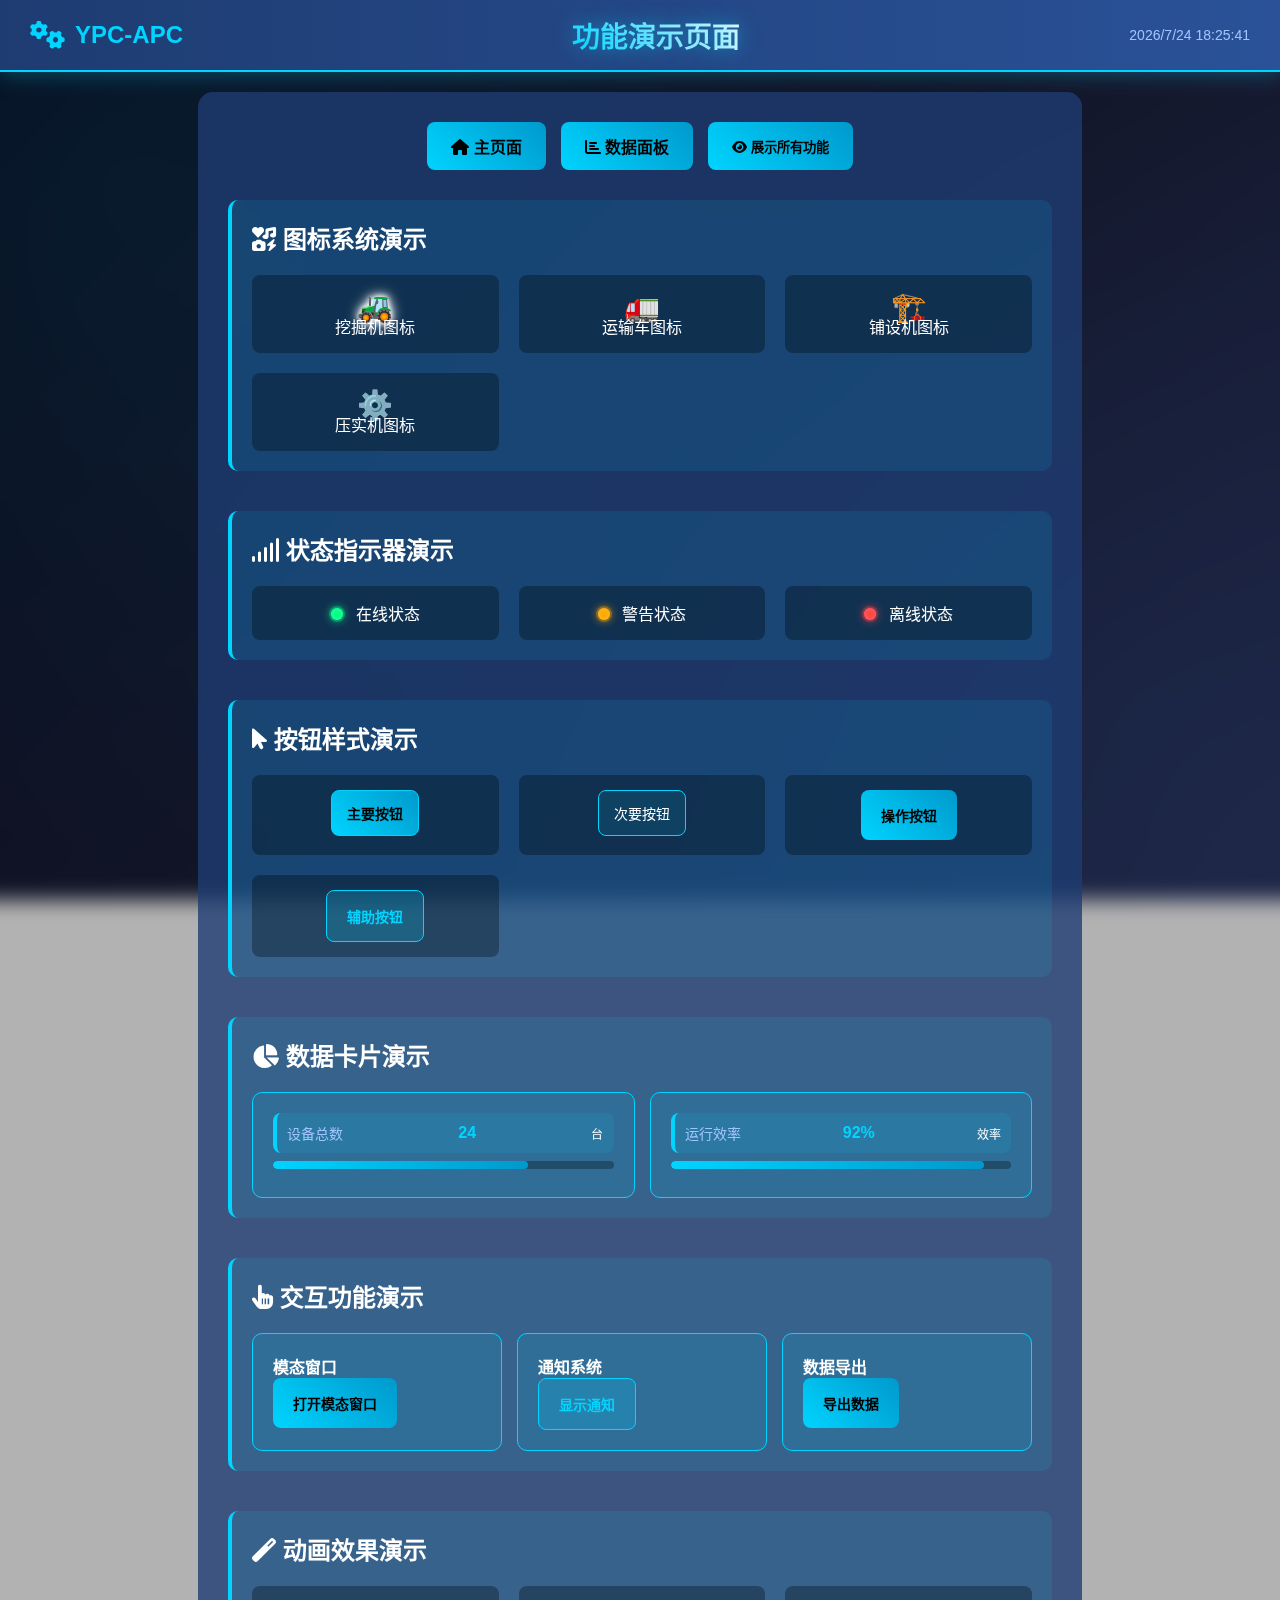
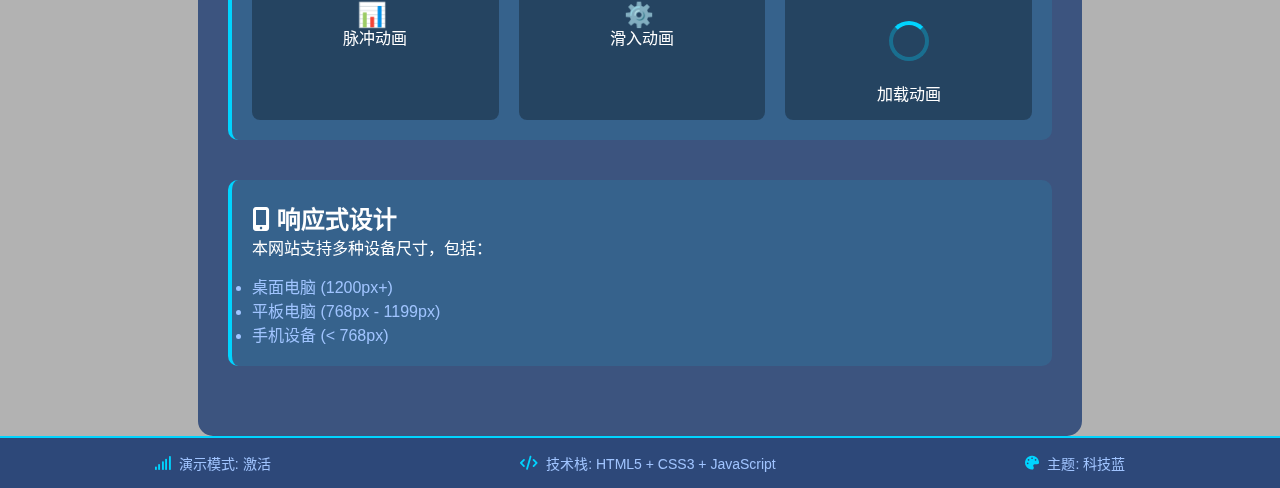
<file: demo.html>
<!DOCTYPE html>
<html lang="zh-CN">
<head>
    <meta charset="UTF-8">
    <meta name="viewport" content="width=device-width, initial-scale=1.0">
    <title>功能演示 - 沙漠铺设设备云平台</title>
    <link rel="stylesheet" href="styles.css">
    <link rel="stylesheet" href="icons.css">
    <link href="https://cdnjs.cloudflare.com/ajax/libs/font-awesome/6.0.0/css/all.min.css" rel="stylesheet">
    <style>
        .demo-container {
            padding: 30px;
            max-width: 1200px;
            margin: 0 auto;
            background: rgba(30, 60, 114, 0.8);
            border-radius: 15px;
            margin-top: 20px;
        }
        
        .demo-section {
            margin-bottom: 40px;
            padding: 20px;
            background: rgba(0, 212, 255, 0.1);
            border-radius: 10px;
            border-left: 4px solid #00d4ff;
        }
        
        .demo-grid {
            display: grid;
            grid-template-columns: repeat(auto-fit, minmax(200px, 1fr));
            gap: 20px;
            margin-top: 20px;
        }
        
        .demo-item {
            background: rgba(0, 0, 0, 0.3);
            padding: 15px;
            border-radius: 8px;
            text-align: center;
            transition: transform 0.3s ease;
        }
        
        .demo-item:hover {
            transform: translateY(-5px);
        }
        
        .feature-showcase {
            display: flex;
            flex-wrap: wrap;
            gap: 15px;
            margin-top: 20px;
        }
        
        .feature-card {
            flex: 1;
            min-width: 250px;
            background: rgba(0, 212, 255, 0.1);
            padding: 20px;
            border-radius: 10px;
            border: 1px solid #00d4ff;
        }
        
        .nav-buttons {
            display: flex;
            gap: 15px;
            margin-bottom: 30px;
            justify-content: center;
        }
        
        .nav-btn {
            padding: 12px 24px;
            background: linear-gradient(45deg, #00d4ff, #0099cc);
            border: none;
            border-radius: 8px;
            color: #000;
            font-weight: bold;
            cursor: pointer;
            transition: all 0.3s ease;
            text-decoration: none;
            display: inline-block;
        }
        
        .nav-btn:hover {
            transform: translateY(-2px);
            box-shadow: 0 6px 20px rgba(0, 212, 255, 0.4);
        }
    </style>
</head>
<body>
    <div class="container">
        <header class="header">
            <div class="logo">
                <i class="fas fa-cogs"></i>
                <span>YPC-APC</span>
            </div>
            <h1 class="title">功能演示页面</h1>
            <div class="datetime">
                <span id="current-time"></span>
            </div>
        </header>

        <div class="demo-container">
            <div class="nav-buttons">
                <a href="index.html" class="nav-btn">
                    <i class="fas fa-home"></i> 主页面
                </a>
                <a href="dashboard.html" class="nav-btn">
                    <i class="fas fa-chart-bar"></i> 数据面板
                </a>
                <button class="nav-btn" onclick="showAllFeatures()">
                    <i class="fas fa-eye"></i> 展示所有功能
                </button>
            </div>

            <!-- 图标演示 -->
            <div class="demo-section">
                <h2><i class="fas fa-icons"></i> 图标系统演示</h2>
                <div class="demo-grid">
                    <div class="demo-item">
                        <div class="icon icon-excavator icon-large icon-glow"></div>
                        <p>挖掘机图标</p>
                    </div>
                    <div class="demo-item">
                        <div class="icon icon-truck icon-large icon-bounce"></div>
                        <p>运输车图标</p>
                    </div>
                    <div class="demo-item">
                        <div class="icon icon-spreader icon-large icon-pulse"></div>
                        <p>铺设机图标</p>
                    </div>
                    <div class="demo-item">
                        <div class="icon icon-compactor icon-large icon-hover"></div>
                        <p>压实机图标</p>
                    </div>
                </div>
            </div>

            <!-- 状态指示器演示 -->
            <div class="demo-section">
                <h2><i class="fas fa-signal"></i> 状态指示器演示</h2>
                <div class="demo-grid">
                    <div class="demo-item">
                        <span class="device-indicator online"></span>
                        <span>在线状态</span>
                    </div>
                    <div class="demo-item">
                        <span class="device-indicator warning"></span>
                        <span>警告状态</span>
                    </div>
                    <div class="demo-item">
                        <span class="device-indicator offline"></span>
                        <span>离线状态</span>
                    </div>
                </div>
            </div>

            <!-- 按钮样式演示 -->
            <div class="demo-section">
                <h2><i class="fas fa-mouse-pointer"></i> 按钮样式演示</h2>
                <div class="demo-grid">
                    <div class="demo-item">
                        <button class="workflow-btn active">主要按钮</button>
                    </div>
                    <div class="demo-item">
                        <button class="workflow-btn">次要按钮</button>
                    </div>
                    <div class="demo-item">
                        <button class="op-btn primary">操作按钮</button>
                    </div>
                    <div class="demo-item">
                        <button class="op-btn secondary">辅助按钮</button>
                    </div>
                </div>
            </div>

            <!-- 数据卡片演示 -->
            <div class="demo-section">
                <h2><i class="fas fa-chart-pie"></i> 数据卡片演示</h2>
                <div class="feature-showcase">
                    <div class="feature-card">
                        <div class="stat-item">
                            <span class="stat-label">设备总数</span>
                            <span class="stat-value">24</span>
                            <span class="stat-unit">台</span>
                        </div>
                        <div class="progress-bar">
                            <div class="progress-fill" style="width: 75%;"></div>
                        </div>
                    </div>
                    
                    <div class="feature-card">
                        <div class="stat-item">
                            <span class="stat-label">运行效率</span>
                            <span class="stat-value">92%</span>
                            <span class="stat-unit">效率</span>
                        </div>
                        <div class="progress-bar">
                            <div class="progress-fill" style="width: 92%;"></div>
                        </div>
                    </div>
                </div>
            </div>

            <!-- 交互功能演示 -->
            <div class="demo-section">
                <h2><i class="fas fa-hand-pointer"></i> 交互功能演示</h2>
                <div class="feature-showcase">
                    <div class="feature-card">
                        <h4>模态窗口</h4>
                        <button class="op-btn primary" onclick="showDemoModal()">
                            打开模态窗口
                        </button>
                    </div>
                    
                    <div class="feature-card">
                        <h4>通知系统</h4>
                        <button class="op-btn secondary" onclick="showDemoNotification()">
                            显示通知
                        </button>
                    </div>
                    
                    <div class="feature-card">
                        <h4>数据导出</h4>
                        <button class="op-btn primary" onclick="exportDemoData()">
                            导出数据
                        </button>
                    </div>
                </div>
            </div>

            <!-- 动画效果演示 -->
            <div class="demo-section">
                <h2><i class="fas fa-magic"></i> 动画效果演示</h2>
                <div class="demo-grid">
                    <div class="demo-item pulse">
                        <div class="icon icon-chart icon-large"></div>
                        <p>脉冲动画</p>
                    </div>
                    <div class="demo-item slide-in">
                        <div class="icon icon-settings icon-large"></div>
                        <p>滑入动画</p>
                    </div>
                    <div class="demo-item">
                        <div class="loading-spinner"></div>
                        <p>加载动画</p>
                    </div>
                </div>
            </div>

            <!-- 响应式演示 -->
            <div class="demo-section">
                <h2><i class="fas fa-mobile-alt"></i> 响应式设计</h2>
                <p>本网站支持多种设备尺寸，包括：</p>
                <ul style="color: #a0c4ff; margin-top: 15px;">
                    <li>桌面电脑 (1200px+)</li>
                    <li>平板电脑 (768px - 1199px)</li>
                    <li>手机设备 (< 768px)</li>
                </ul>
            </div>
        </div>

        <!-- 底部状态栏 -->
        <footer class="status-bar">
            <div class="status-item">
                <i class="fas fa-signal"></i>
                <span>演示模式: 激活</span>
            </div>
            <div class="status-item">
                <i class="fas fa-code"></i>
                <span>技术栈: HTML5 + CSS3 + JavaScript</span>
            </div>
            <div class="status-item">
                <i class="fas fa-palette"></i>
                <span>主题: 科技蓝</span>
            </div>
        </footer>
    </div>

    <!-- 模态窗口 -->
    <div id="modal-overlay" class="modal-overlay">
        <div class="modal-content">
            <div class="modal-header">
                <h3 id="modal-title">演示模态窗口</h3>
                <button class="modal-close">&times;</button>
            </div>
            <div class="modal-body" id="modal-body">
                <p>这是一个演示模态窗口，展示了网站的交互功能。</p>
                <div class="demo-grid" style="margin-top: 20px;">
                    <div class="demo-item">
                        <span class="icon icon-success icon-large"></span>
                        <p>成功状态</p>
                    </div>
                    <div class="demo-item">
                        <span class="icon icon-warning icon-large"></span>
                        <p>警告状态</p>
                    </div>
                    <div class="demo-item">
                        <span class="icon icon-error icon-large"></span>
                        <p>错误状态</p>
                    </div>
                </div>
            </div>
        </div>
    </div>

    <script>
        // 更新时间
        function updateTime() {
            const now = new Date();
            document.getElementById('current-time').textContent = 
                now.toLocaleString('zh-CN');
        }
        
        setInterval(updateTime, 1000);
        updateTime();

        // 演示功能
        function showDemoModal() {
            document.getElementById('modal-overlay').style.display = 'block';
        }

        function showDemoNotification() {
            const notification = document.createElement('div');
            notification.className = 'notification success show';
            notification.textContent = '这是一个演示通知！';
            notification.style.cssText = `
                position: fixed;
                top: 20px;
                right: 20px;
                background: linear-gradient(45deg, #1e3c72, #2a5298);
                border: 2px solid #00ff88;
                border-radius: 10px;
                padding: 15px 20px;
                color: #fff;
                z-index: 1001;
                transform: translateX(400px);
                transition: transform 0.3s ease;
            `;
            
            document.body.appendChild(notification);
            
            setTimeout(() => {
                notification.style.transform = 'translateX(0)';
            }, 100);
            
            setTimeout(() => {
                notification.style.transform = 'translateX(400px)';
                setTimeout(() => {
                    document.body.removeChild(notification);
                }, 300);
            }, 3000);
        }

        function exportDemoData() {
            const data = {
                demo: true,
                timestamp: new Date().toISOString(),
                features: [
                    '3D地形展示',
                    '实时数据监控',
                    '图表可视化',
                    '响应式设计',
                    '动画效果'
                ]
            };
            
            const blob = new Blob([JSON.stringify(data, null, 2)], { type: 'application/json' });
            const url = URL.createObjectURL(blob);
            const a = document.createElement('a');
            a.href = url;
            a.download = 'demo_data.json';
            document.body.appendChild(a);
            a.click();
            document.body.removeChild(a);
            URL.revokeObjectURL(url);
            
            showDemoNotification();
        }

        function showAllFeatures() {
            alert('所有功能已在此页面展示！包括：\n\n' +
                  '• 图标系统\n' +
                  '• 状态指示器\n' +
                  '• 按钮样式\n' +
                  '• 数据卡片\n' +
                  '• 交互功能\n' +
                  '• 动画效果\n' +
                  '• 响应式设计');
        }

        // 模态窗口关闭
        document.querySelector('.modal-close').addEventListener('click', function() {
            document.getElementById('modal-overlay').style.display = 'none';
        });

        document.getElementById('modal-overlay').addEventListener('click', function(e) {
            if (e.target === this) {
                this.style.display = 'none';
            }
        });
    </script>
</body>
</html>
</file>
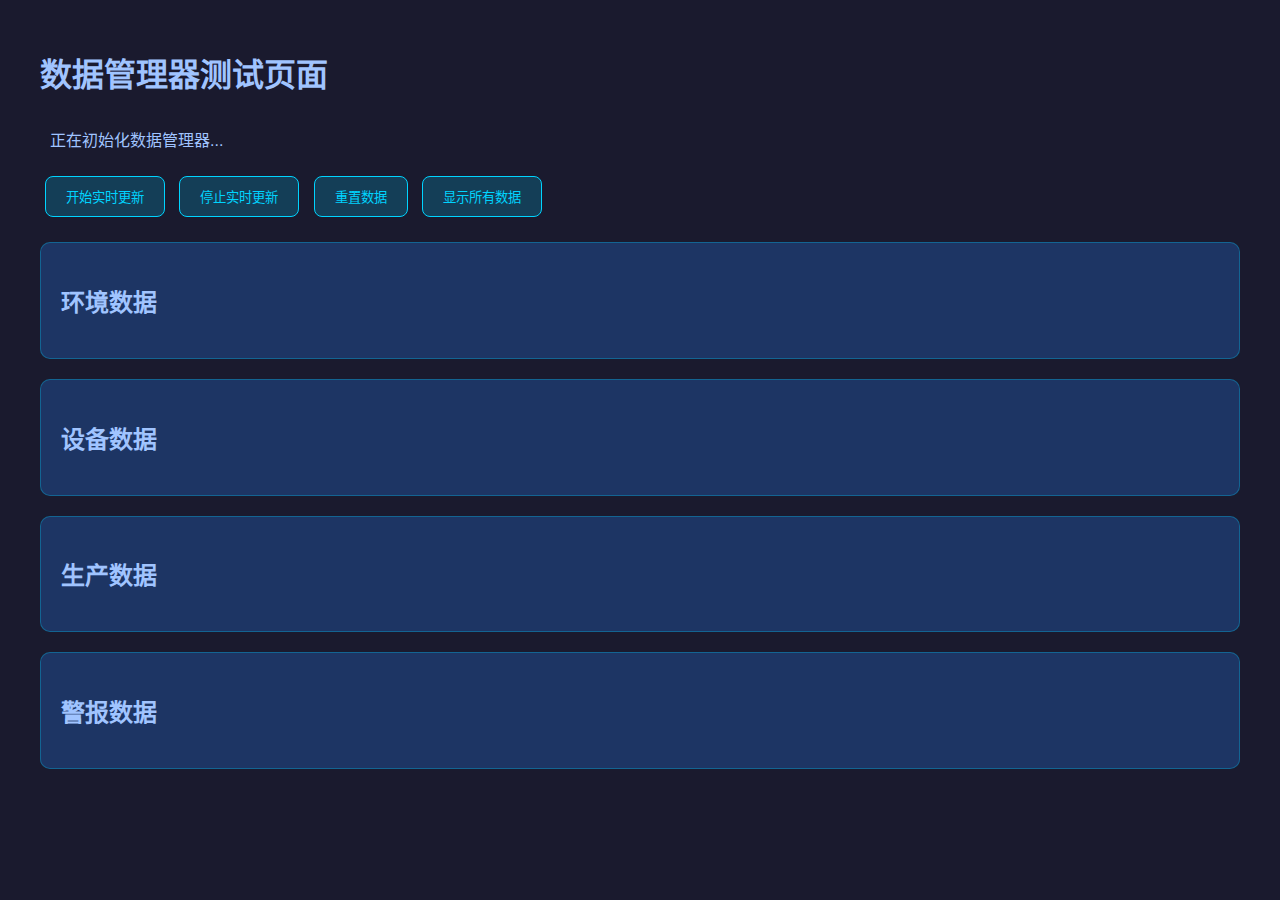
<file: test-data.html>
<!DOCTYPE html>
<html lang="zh-CN">
<head>
    <meta charset="UTF-8">
    <meta name="viewport" content="width=device-width, initial-scale=1.0">
    <title>数据管理器测试</title>
    <style>
        body {
            font-family: Arial, sans-serif;
            background: #1a1a2e;
            color: #a0c4ff;
            padding: 20px;
        }
        .container {
            max-width: 1200px;
            margin: 0 auto;
        }
        .data-section {
            background: rgba(30, 60, 114, 0.8);
            border-radius: 10px;
            padding: 20px;
            margin: 20px 0;
            border: 1px solid rgba(0, 212, 255, 0.3);
        }
        .data-grid {
            display: grid;
            grid-template-columns: repeat(auto-fit, minmax(200px, 1fr));
            gap: 15px;
            margin-top: 15px;
        }
        .data-item {
            background: rgba(0, 0, 0, 0.3);
            padding: 15px;
            border-radius: 8px;
            border: 1px solid rgba(0, 212, 255, 0.2);
        }
        .data-value {
            font-size: 1.5em;
            font-weight: bold;
            color: #00ff88;
        }
        .data-label {
            font-size: 0.9em;
            color: #a0c4ff;
            margin-bottom: 5px;
        }
        .status {
            padding: 10px;
            border-radius: 5px;
            margin: 10px 0;
        }
        .status.success { background: rgba(40, 167, 69, 0.2); }
        .status.error { background: rgba(220, 53, 69, 0.2); }
        .status.info { background: rgba(0, 123, 255, 0.2); }
        button {
            background: rgba(0, 212, 255, 0.2);
            border: 1px solid #00d4ff;
            color: #00d4ff;
            padding: 10px 20px;
            border-radius: 8px;
            cursor: pointer;
            margin: 5px;
        }
        button:hover {
            background: rgba(0, 212, 255, 0.4);
        }
    </style>
</head>
<body>
    <div class="container">
        <h1>数据管理器测试页面</h1>
        
        <div class="status" id="status">正在初始化数据管理器...</div>
        
        <div class="controls">
            <button onclick="startUpdates()">开始实时更新</button>
            <button onclick="stopUpdates()">停止实时更新</button>
            <button onclick="resetData()">重置数据</button>
            <button onclick="showAllData()">显示所有数据</button>
        </div>

        <div class="data-section">
            <h2>环境数据</h2>
            <div class="data-grid" id="environmentData">
                <!-- 环境数据将在这里显示 -->
            </div>
        </div>

        <div class="data-section">
            <h2>设备数据</h2>
            <div class="data-grid" id="equipmentData">
                <!-- 设备数据将在这里显示 -->
            </div>
        </div>

        <div class="data-section">
            <h2>生产数据</h2>
            <div class="data-grid" id="productionData">
                <!-- 生产数据将在这里显示 -->
            </div>
        </div>

        <div class="data-section">
            <h2>警报数据</h2>
            <div id="alertData">
                <!-- 警报数据将在这里显示 -->
            </div>
        </div>
    </div>

    <script src="js/data-manager.js"></script>
    <script>
        let dataManager;
        let updateInterval;

        // 初始化
        document.addEventListener('DOMContentLoaded', function() {
            setTimeout(() => {
                if (window.dataManager) {
                    dataManager = window.dataManager;
                    updateStatus('数据管理器初始化成功', 'success');
                    
                    // 订阅数据更新
                    dataManager.subscribe('environmentData', updateEnvironmentDisplay);
                    dataManager.subscribe('equipmentData', updateEquipmentDisplay);
                    dataManager.subscribe('productionData', updateProductionDisplay);
                    dataManager.subscribe('alertData', updateAlertDisplay);
                    
                    // 显示初始数据
                    showAllData();
                } else {
                    updateStatus('数据管理器初始化失败', 'error');
                }
            }, 1000);
        });

        function updateStatus(message, type) {
            const status = document.getElementById('status');
            status.textContent = message;
            status.className = `status ${type}`;
        }

        function startUpdates() {
            if (dataManager) {
                dataManager.startRealTimeUpdates(2000);
                updateStatus('实时更新已启动', 'success');
            }
        }

        function stopUpdates() {
            if (dataManager) {
                dataManager.stopRealTimeUpdates();
                updateStatus('实时更新已停止', 'info');
            }
        }

        function resetData() {
            if (dataManager) {
                dataManager.resetData();
                updateStatus('数据已重置', 'info');
                setTimeout(showAllData, 1000);
            }
        }

        function showAllData() {
            if (dataManager) {
                const data = dataManager.getAllData();
                if (data) {
                    updateEnvironmentDisplay(data.environmentData);
                    updateEquipmentDisplay(data.equipmentData);
                    updateProductionDisplay(data.productionData);
                    updateAlertDisplay(data.alertData);
                }
            }
        }

        function updateEnvironmentDisplay(data) {
            const container = document.getElementById('environmentData');
            if (!data) return;
            
            container.innerHTML = '';
            Object.keys(data).forEach(key => {
                const item = data[key];
                const div = document.createElement('div');
                div.className = 'data-item';
                div.innerHTML = `
                    <div class="data-label">${key}</div>
                    <div class="data-value">${item.current} ${item.unit}</div>
                `;
                container.appendChild(div);
            });
        }

        function updateEquipmentDisplay(data) {
            const container = document.getElementById('equipmentData');
            if (!data) return;
            
            container.innerHTML = '';
            Object.keys(data).forEach(key => {
                const item = data[key];
                const div = document.createElement('div');
                div.className = 'data-item';
                div.innerHTML = `
                    <div class="data-label">${key}</div>
                    <div class="data-value">效率: ${item.efficiency}%</div>
                    <div class="data-label">状态: ${item.status}</div>
                `;
                container.appendChild(div);
            });
        }

        function updateProductionDisplay(data) {
            const container = document.getElementById('productionData');
            if (!data) return;
            
            container.innerHTML = '';
            if (data.dailyProgress) {
                const div = document.createElement('div');
                div.className = 'data-item';
                const latest = data.dailyProgress.grassSquares.slice(-1)[0] || 0;
                div.innerHTML = `
                    <div class="data-label">今日草方格</div>
                    <div class="data-value">${latest}</div>
                `;
                container.appendChild(div);
            }
        }

        function updateAlertDisplay(data) {
            const container = document.getElementById('alertData');
            if (!data) return;
            
            container.innerHTML = `
                <p>严重警报: ${data.critical?.length || 0}</p>
                <p>一般警告: ${data.warnings?.length || 0}</p>
                <p>信息提示: ${data.info?.length || 0}</p>
            `;
        }
    </script>
</body>
</html>
</file>
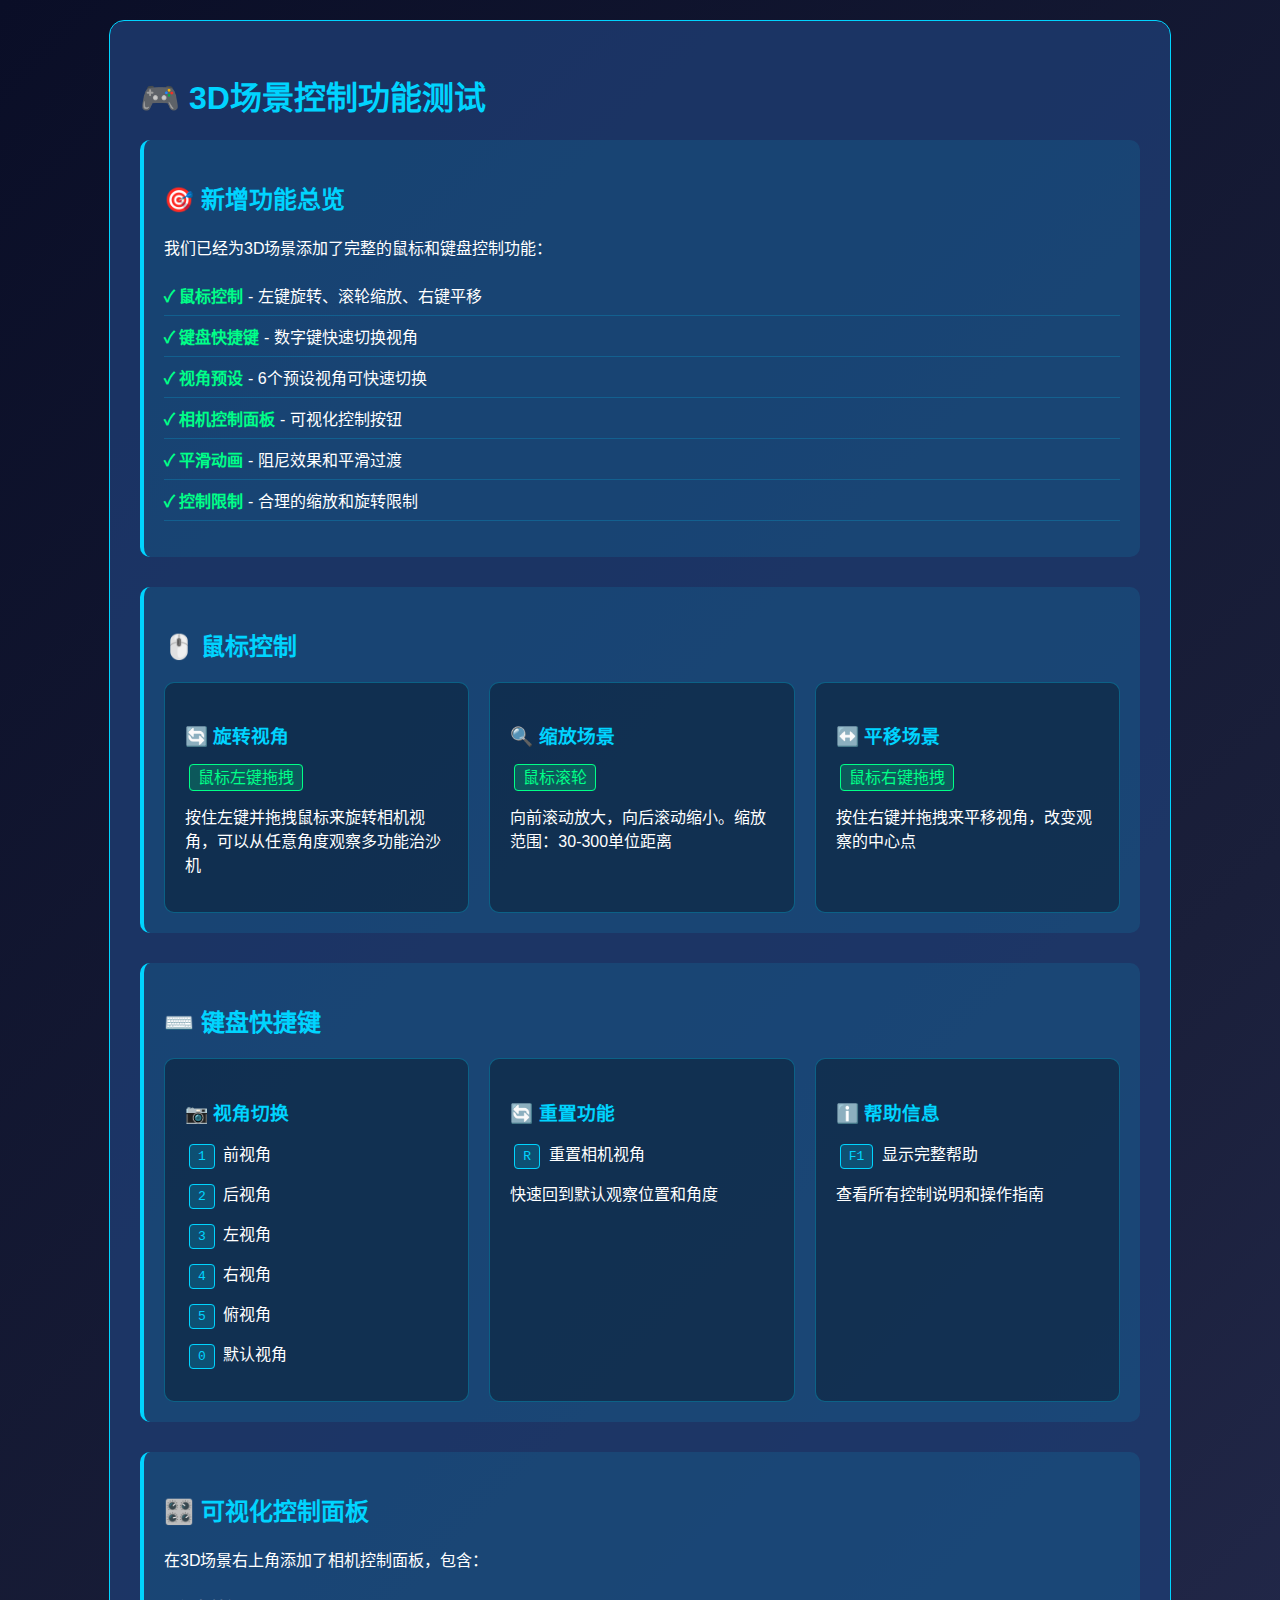
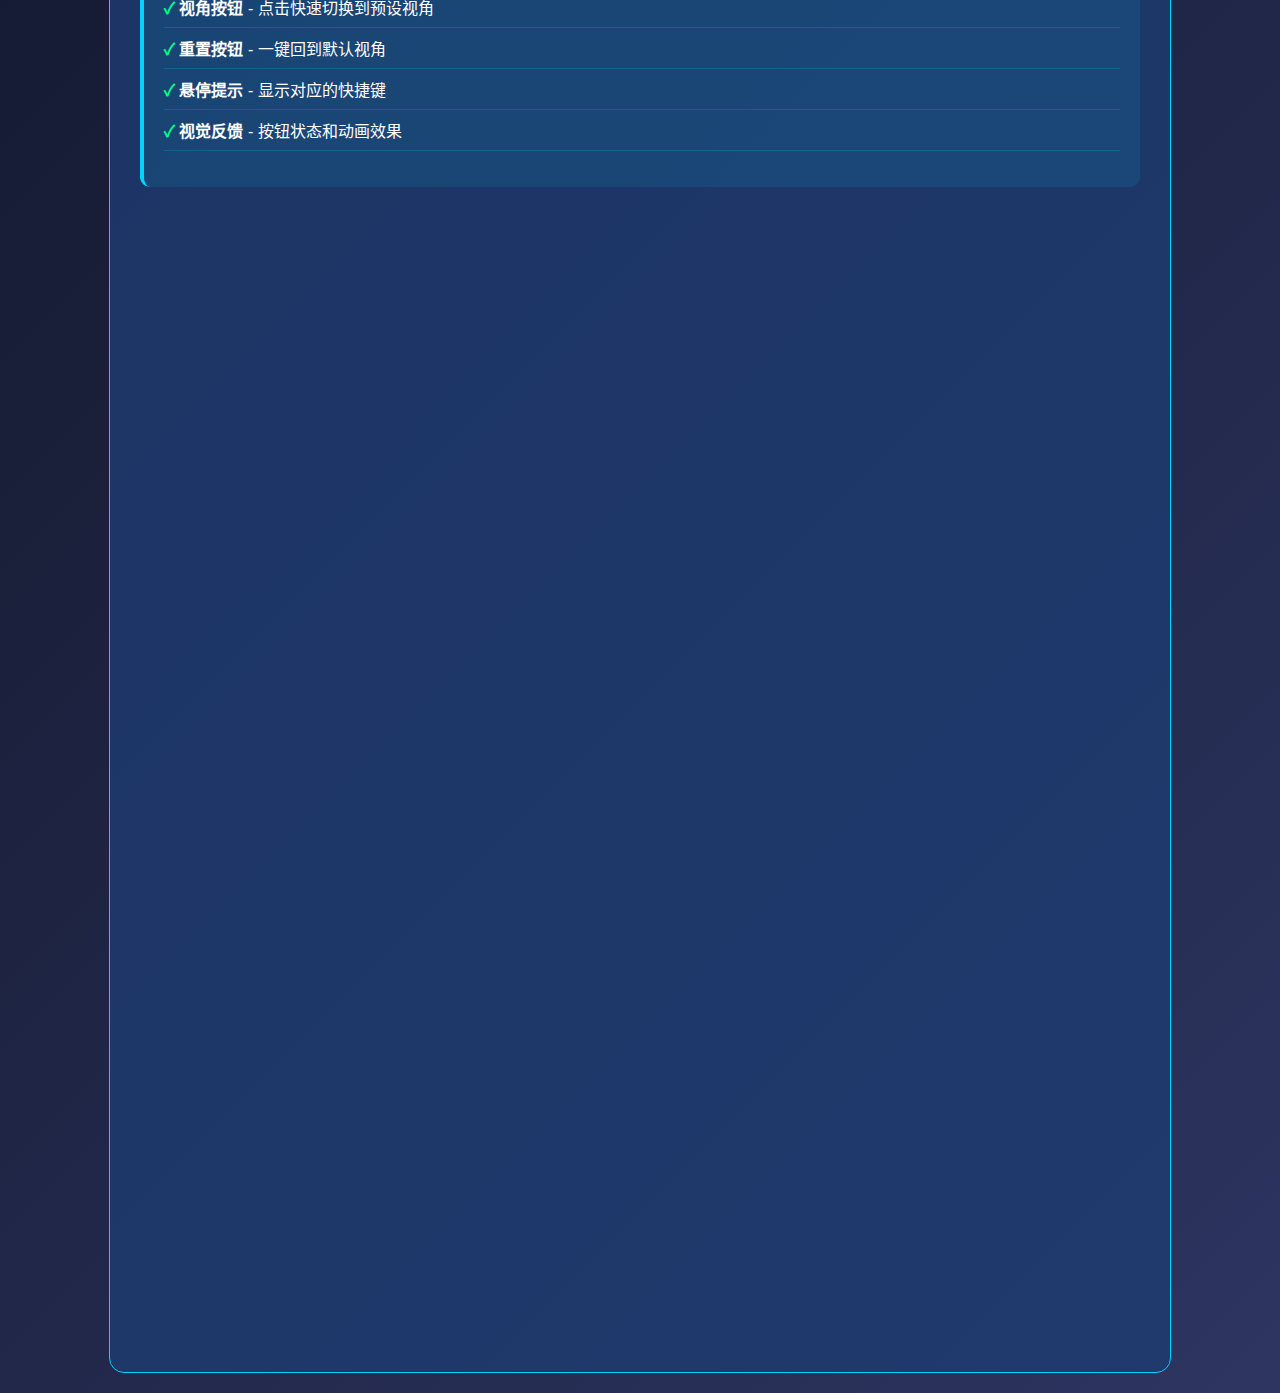
<file: test_3d_controls.html>
<!DOCTYPE html>
<html lang="zh-CN">
<head>
    <meta charset="UTF-8">
    <meta name="viewport" content="width=device-width, initial-scale=1.0">
    <title>3D控制功能测试 - 草方格铺设设备云平台</title>
    <style>
        body {
            font-family: 'Microsoft YaHei', Arial, sans-serif;
            background: linear-gradient(135deg, #0a0e27 0%, #1a1f3a 50%, #2d3561 100%);
            color: #fff;
            padding: 20px;
            margin: 0;
        }
        .test-container {
            max-width: 1000px;
            margin: 0 auto;
            background: rgba(30, 60, 114, 0.8);
            border-radius: 15px;
            padding: 30px;
            border: 1px solid #00d4ff;
        }
        .test-section {
            margin-bottom: 30px;
            padding: 20px;
            background: rgba(0, 212, 255, 0.1);
            border-radius: 10px;
            border-left: 4px solid #00d4ff;
        }
        .test-btn {
            background: linear-gradient(45deg, #1e3c72, #2a5298);
            border: 1px solid #00d4ff;
            color: #fff;
            padding: 12px 24px;
            border-radius: 8px;
            cursor: pointer;
            margin: 8px;
            transition: all 0.3s ease;
            font-size: 16px;
        }
        .test-btn:hover {
            background: linear-gradient(45deg, #2a5298, #1e3c72);
            transform: translateY(-2px);
        }
        .feature-list {
            list-style: none;
            padding: 0;
        }
        .feature-list li {
            padding: 8px 0;
            border-bottom: 1px solid rgba(0, 212, 255, 0.2);
        }
        .feature-list li:before {
            content: "✓ ";
            color: #00ff88;
            font-weight: bold;
        }
        h1, h2 {
            color: #00d4ff;
        }
        .highlight {
            color: #00ff88;
            font-weight: bold;
        }
        .control-grid {
            display: grid;
            grid-template-columns: repeat(auto-fit, minmax(250px, 1fr));
            gap: 20px;
            margin-top: 20px;
        }
        .control-card {
            background: rgba(0,0,0,0.3);
            padding: 20px;
            border-radius: 10px;
            border: 1px solid rgba(0, 212, 255, 0.3);
        }
        .control-card h3 {
            color: #00d4ff;
            margin-bottom: 15px;
        }
        .key-combo {
            background: rgba(0, 212, 255, 0.2);
            border: 1px solid #00d4ff;
            border-radius: 4px;
            padding: 4px 8px;
            font-family: monospace;
            color: #00d4ff;
            margin: 0 4px;
        }
        .mouse-action {
            background: rgba(0, 255, 136, 0.2);
            border: 1px solid #00ff88;
            border-radius: 4px;
            padding: 4px 8px;
            color: #00ff88;
            margin: 0 4px;
        }
    </style>
</head>
<body>
    <div class="test-container">
        <h1>🎮 3D场景控制功能测试</h1>
        
        <div class="test-section">
            <h2>🎯 新增功能总览</h2>
            <p>我们已经为3D场景添加了完整的鼠标和键盘控制功能：</p>
            <ul class="feature-list">
                <li><span class="highlight">鼠标控制</span> - 左键旋转、滚轮缩放、右键平移</li>
                <li><span class="highlight">键盘快捷键</span> - 数字键快速切换视角</li>
                <li><span class="highlight">视角预设</span> - 6个预设视角可快速切换</li>
                <li><span class="highlight">相机控制面板</span> - 可视化控制按钮</li>
                <li><span class="highlight">平滑动画</span> - 阻尼效果和平滑过渡</li>
                <li><span class="highlight">控制限制</span> - 合理的缩放和旋转限制</li>
            </ul>
        </div>

        <div class="test-section">
            <h2>🖱️ 鼠标控制</h2>
            <div class="control-grid">
                <div class="control-card">
                    <h3>🔄 旋转视角</h3>
                    <p><span class="mouse-action">鼠标左键拖拽</span></p>
                    <p>按住左键并拖拽鼠标来旋转相机视角，可以从任意角度观察多功能治沙机</p>
                </div>
                <div class="control-card">
                    <h3>🔍 缩放场景</h3>
                    <p><span class="mouse-action">鼠标滚轮</span></p>
                    <p>向前滚动放大，向后滚动缩小。缩放范围：30-300单位距离</p>
                </div>
                <div class="control-card">
                    <h3>↔️ 平移场景</h3>
                    <p><span class="mouse-action">鼠标右键拖拽</span></p>
                    <p>按住右键并拖拽来平移视角，改变观察的中心点</p>
                </div>
            </div>
        </div>

        <div class="test-section">
            <h2>⌨️ 键盘快捷键</h2>
            <div class="control-grid">
                <div class="control-card">
                    <h3>📷 视角切换</h3>
                    <p><span class="key-combo">1</span> 前视角</p>
                    <p><span class="key-combo">2</span> 后视角</p>
                    <p><span class="key-combo">3</span> 左视角</p>
                    <p><span class="key-combo">4</span> 右视角</p>
                    <p><span class="key-combo">5</span> 俯视角</p>
                    <p><span class="key-combo">0</span> 默认视角</p>
                </div>
                <div class="control-card">
                    <h3>🔄 重置功能</h3>
                    <p><span class="key-combo">R</span> 重置相机视角</p>
                    <p>快速回到默认观察位置和角度</p>
                </div>
                <div class="control-card">
                    <h3>ℹ️ 帮助信息</h3>
                    <p><span class="key-combo">F1</span> 显示完整帮助</p>
                    <p>查看所有控制说明和操作指南</p>
                </div>
            </div>
        </div>

        <div class="test-section">
            <h2>🎛️ 可视化控制面板</h2>
            <p>在3D场景右上角添加了相机控制面板，包含：</p>
            <ul class="feature-list">
                <li><strong>视角按钮</strong> - 点击快速切换到预设视角</li>
                <li><strong>重置按钮</strong> - 一键回到默认视角</li>
                <li><strong>悬停提示</strong> - 显示对应的快捷键</li>
                <li><strong>视觉反馈</strong> - 按钮状态和动画效果</li>
            </ul>
        </div>

        <div class="test-section">
            <h2>⚙️ 技术特性</h2>
            <div class="control-grid">
                <div class="control-card">
                    <h3>🎯 控制限制</h3>
                    <ul style="list-style: none; padding: 0;">
                        <li>• 最小缩放距离: 30单位</li>
                        <li>• 最大缩放距离: 300单位</li>
                        <li>• 垂直旋转限制: 不能看到地面下方</li>
                        <li>• 目标锁定: 围绕治沙机中心旋转</li>
                    </ul>
                </div>
                <div class="control-card">
                    <h3>✨ 动画效果</h3>
                    <ul style="list-style: none; padding: 0;">
                        <li>• 阻尼效果: 平滑的惯性运动</li>
                        <li>• 阻尼系数: 0.05 (适中的阻尼)</li>
                        <li>• 平滑过渡: 视角切换动画</li>
                        <li>• 实时更新: 60FPS流畅渲染</li>
                    </ul>
                </div>
            </div>
        </div>

        <div class="test-section">
            <h2>🧪 测试步骤</h2>
            <ol style="color: #a0c4ff; line-height: 1.8;">
                <li><strong>打开主页面</strong> - 点击下方按钮进入3D场景</li>
                <li><strong>测试鼠标控制</strong> - 尝试左键旋转、滚轮缩放、右键平移</li>
                <li><strong>测试键盘快捷键</strong> - 按数字键1-5,0切换视角</li>
                <li><strong>测试控制面板</strong> - 点击右上角的视角控制按钮</li>
                <li><strong>测试重置功能</strong> - 按R键或点击重置按钮</li>
                <li><strong>测试设备交互</strong> - 点击多功能治沙机查看详情</li>
                <li><strong>测试帮助功能</strong> - 按F1查看完整操作说明</li>
            </ol>
        </div>

        <div class="test-section">
            <h2>🚀 立即测试</h2>
            <button class="test-btn" onclick="window.open('index.html', '_blank')">
                🏠 打开主页面 - 测试3D控制
            </button>
            <button class="test-btn" onclick="window.open('dashboard.html', '_blank')">
                📊 打开数据面板 - 查看图表
            </button>
            
            <div style="margin-top: 20px; padding: 15px; background: rgba(0, 255, 136, 0.1); border-radius: 8px; border-left: 4px solid #00ff88;">
                <h4 style="color: #00ff88; margin-top: 0;">💡 使用提示</h4>
                <p style="margin-bottom: 0; color: #a0c4ff;">
                    • 首次加载可能需要几秒钟来初始化3D场景<br>
                    • 建议使用Chrome或Firefox浏览器以获得最佳性能<br>
                    • 如果控制不响应，请刷新页面重新加载<br>
                    • 可以同时使用鼠标和键盘进行精确控制
                </p>
            </div>
        </div>
    </div>

    <script>
        // 添加页面加载动画
        document.addEventListener('DOMContentLoaded', function() {
            const sections = document.querySelectorAll('.test-section');
            sections.forEach((section, index) => {
                section.style.opacity = '0';
                section.style.transform = 'translateY(20px)';
                setTimeout(() => {
                    section.style.transition = 'all 0.6s ease';
                    section.style.opacity = '1';
                    section.style.transform = 'translateY(0)';
                }, index * 200);
            });
        });
    </script>
</body>
</html>
</file>
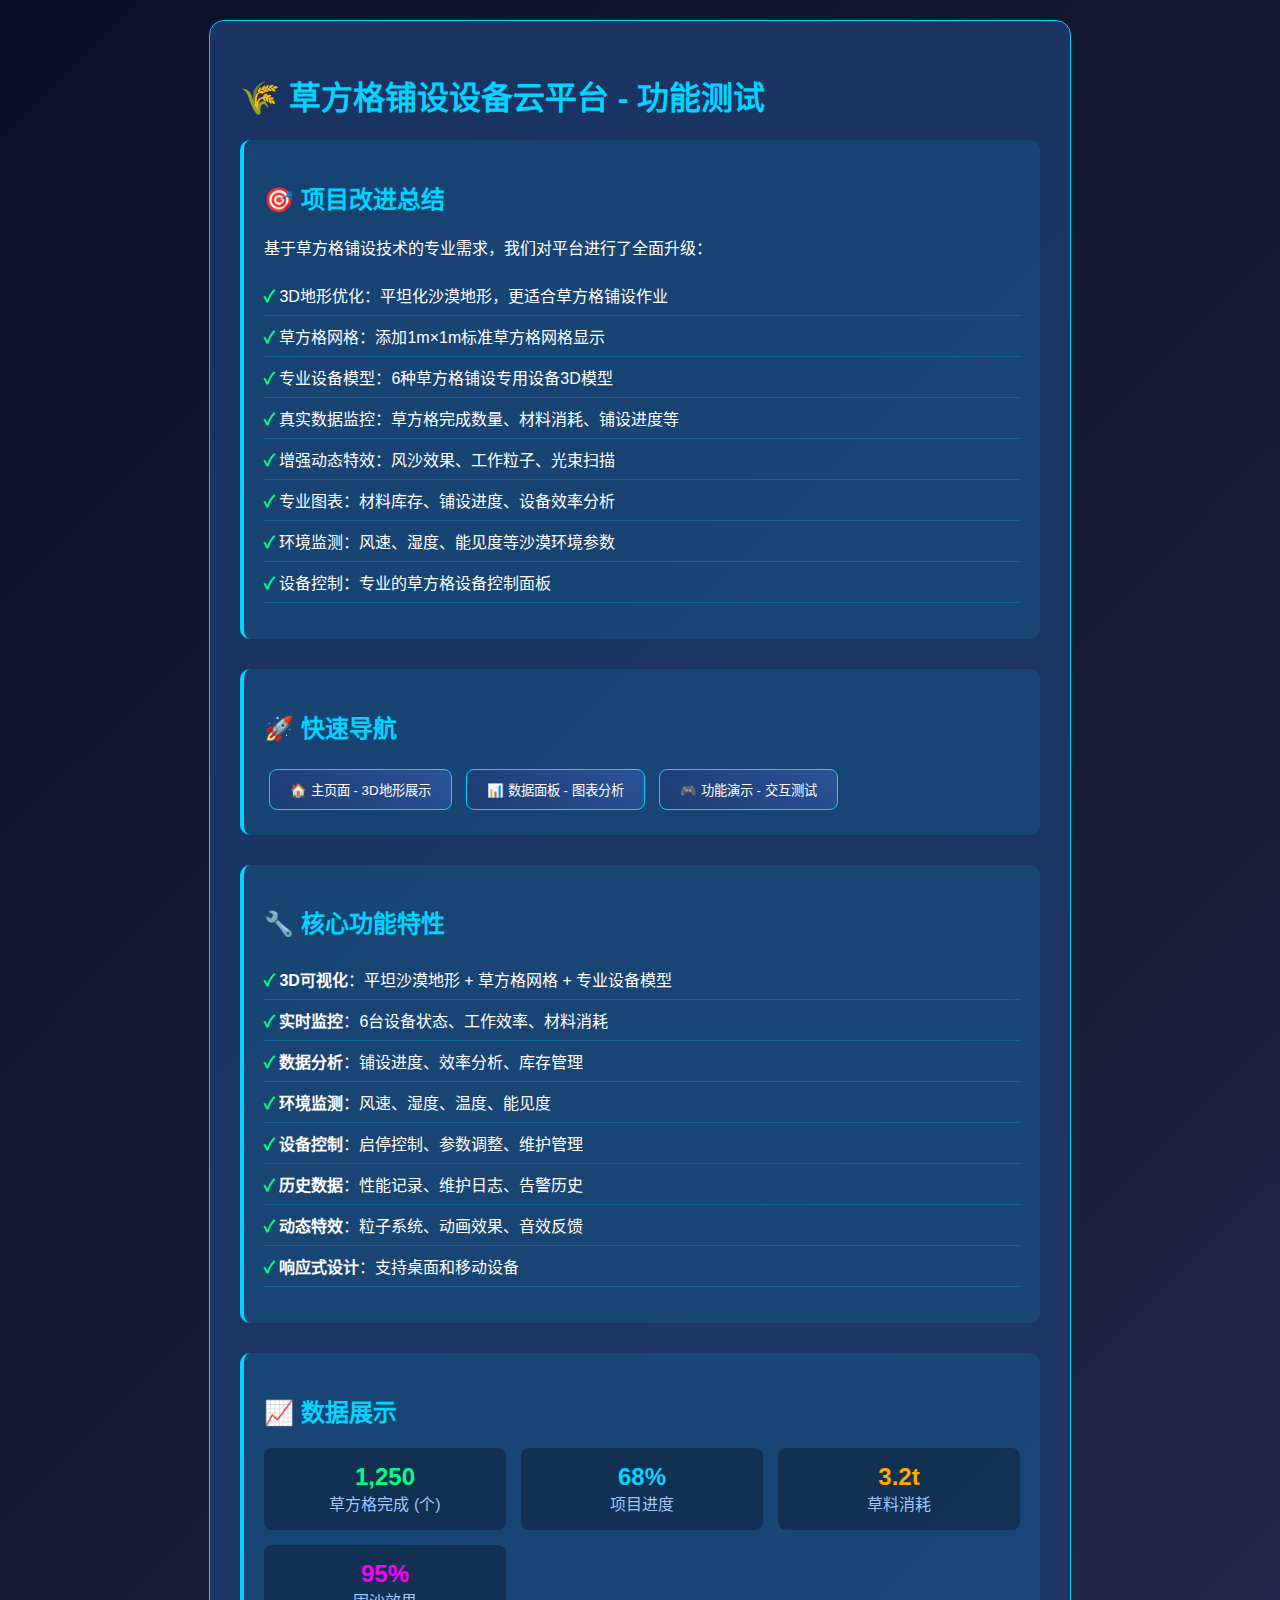
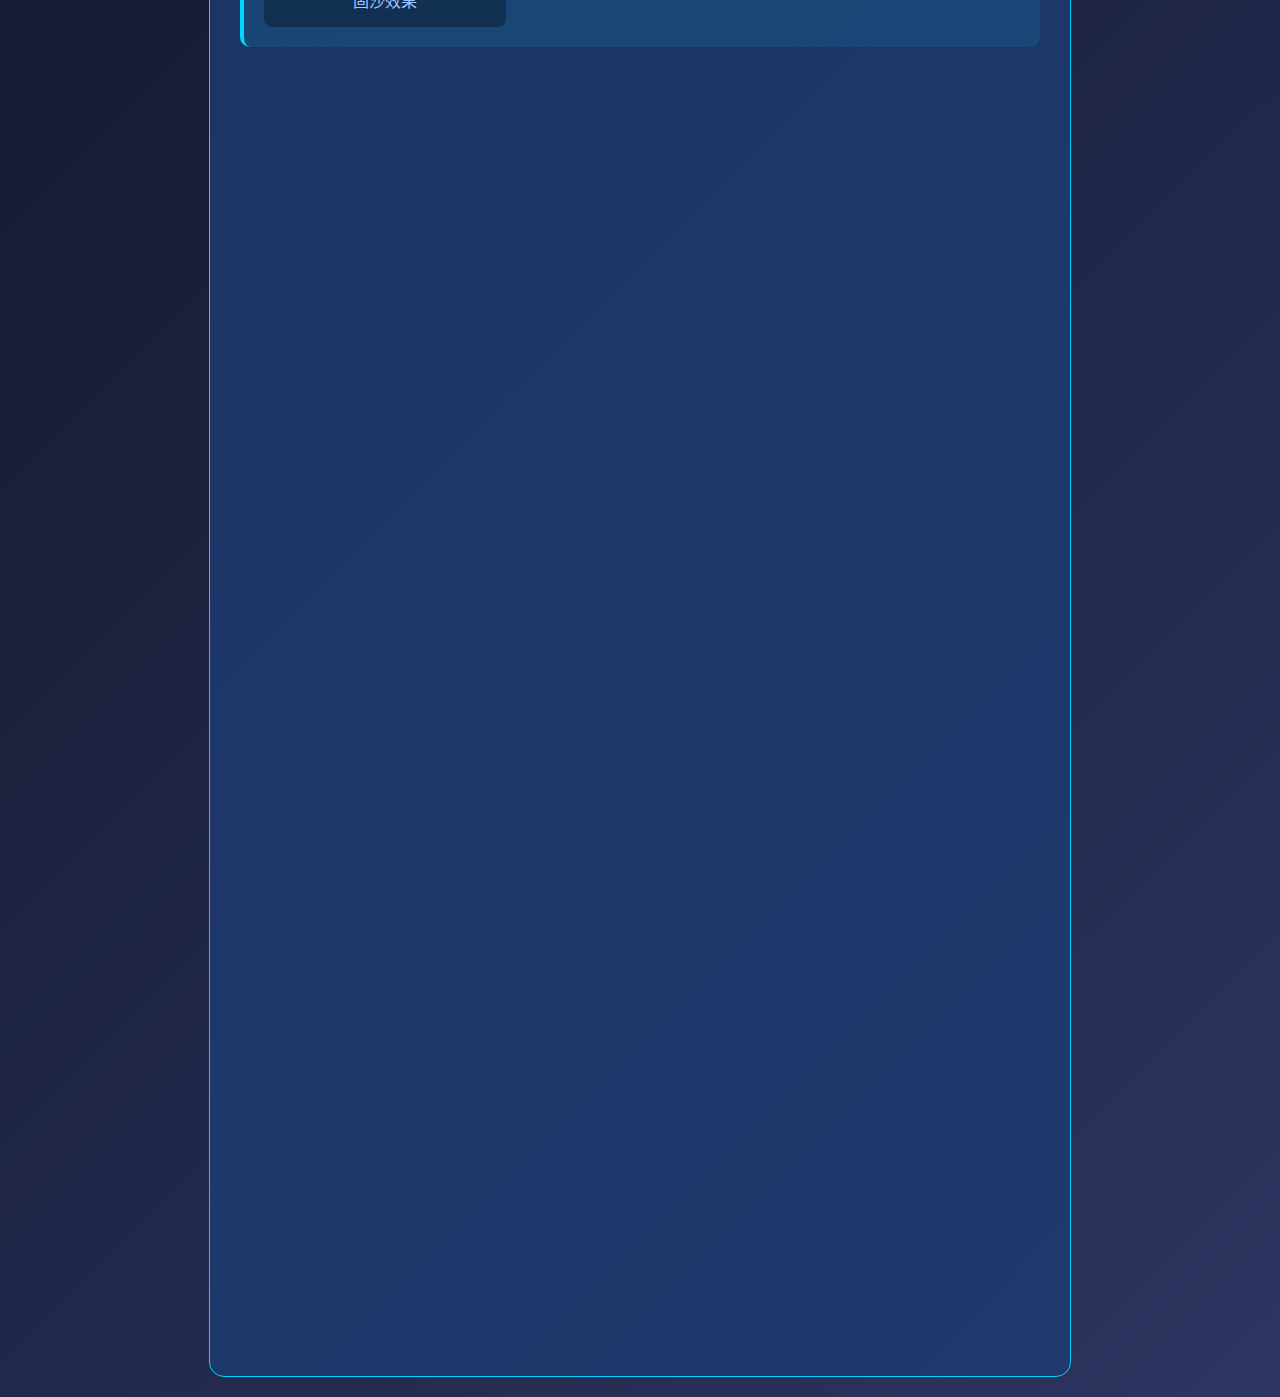
<file: test_features.html>
<!DOCTYPE html>
<html lang="zh-CN">
<head>
    <meta charset="UTF-8">
    <meta name="viewport" content="width=device-width, initial-scale=1.0">
    <title>功能测试 - 草方格铺设设备云平台</title>
    <style>
        body {
            font-family: 'Microsoft YaHei', Arial, sans-serif;
            background: linear-gradient(135deg, #0a0e27 0%, #1a1f3a 50%, #2d3561 100%);
            color: #fff;
            padding: 20px;
            margin: 0;
        }
        .test-container {
            max-width: 800px;
            margin: 0 auto;
            background: rgba(30, 60, 114, 0.8);
            border-radius: 15px;
            padding: 30px;
            border: 1px solid #00d4ff;
        }
        .test-section {
            margin-bottom: 30px;
            padding: 20px;
            background: rgba(0, 212, 255, 0.1);
            border-radius: 10px;
            border-left: 4px solid #00d4ff;
        }
        .test-btn {
            background: linear-gradient(45deg, #1e3c72, #2a5298);
            border: 1px solid #00d4ff;
            color: #fff;
            padding: 10px 20px;
            border-radius: 8px;
            cursor: pointer;
            margin: 5px;
            transition: all 0.3s ease;
        }
        .test-btn:hover {
            background: linear-gradient(45deg, #2a5298, #1e3c72);
            transform: translateY(-2px);
        }
        .feature-list {
            list-style: none;
            padding: 0;
        }
        .feature-list li {
            padding: 8px 0;
            border-bottom: 1px solid rgba(0, 212, 255, 0.2);
        }
        .feature-list li:before {
            content: "✓ ";
            color: #00ff88;
            font-weight: bold;
        }
        h1, h2 {
            color: #00d4ff;
        }
    </style>
</head>
<body>
    <div class="test-container">
        <h1>🌾 草方格铺设设备云平台 - 功能测试</h1>
        
        <div class="test-section">
            <h2>🎯 项目改进总结</h2>
            <p>基于草方格铺设技术的专业需求，我们对平台进行了全面升级：</p>
            <ul class="feature-list">
                <li>3D地形优化：平坦化沙漠地形，更适合草方格铺设作业</li>
                <li>草方格网格：添加1m×1m标准草方格网格显示</li>
                <li>专业设备模型：6种草方格铺设专用设备3D模型</li>
                <li>真实数据监控：草方格完成数量、材料消耗、铺设进度等</li>
                <li>增强动态特效：风沙效果、工作粒子、光束扫描</li>
                <li>专业图表：材料库存、铺设进度、设备效率分析</li>
                <li>环境监测：风速、湿度、能见度等沙漠环境参数</li>
                <li>设备控制：专业的草方格设备控制面板</li>
            </ul>
        </div>

        <div class="test-section">
            <h2>🚀 快速导航</h2>
            <button class="test-btn" onclick="window.open('index.html', '_blank')">
                🏠 主页面 - 3D地形展示
            </button>
            <button class="test-btn" onclick="window.open('dashboard.html', '_blank')">
                📊 数据面板 - 图表分析
            </button>
            <button class="test-btn" onclick="window.open('demo.html', '_blank')">
                🎮 功能演示 - 交互测试
            </button>
        </div>

        <div class="test-section">
            <h2>🔧 核心功能特性</h2>
            <ul class="feature-list">
                <li><strong>3D可视化</strong>：平坦沙漠地形 + 草方格网格 + 专业设备模型</li>
                <li><strong>实时监控</strong>：6台设备状态、工作效率、材料消耗</li>
                <li><strong>数据分析</strong>：铺设进度、效率分析、库存管理</li>
                <li><strong>环境监测</strong>：风速、湿度、温度、能见度</li>
                <li><strong>设备控制</strong>：启停控制、参数调整、维护管理</li>
                <li><strong>历史数据</strong>：性能记录、维护日志、告警历史</li>
                <li><strong>动态特效</strong>：粒子系统、动画效果、音效反馈</li>
                <li><strong>响应式设计</strong>：支持桌面和移动设备</li>
            </ul>
        </div>

        <div class="test-section">
            <h2>📈 数据展示</h2>
            <div style="display: grid; grid-template-columns: repeat(auto-fit, minmax(200px, 1fr)); gap: 15px; margin-top: 15px;">
                <div style="background: rgba(0,0,0,0.3); padding: 15px; border-radius: 8px; text-align: center;">
                    <div style="color: #00ff88; font-size: 24px; font-weight: bold;">1,250</div>
                    <div style="color: #a0c4ff;">草方格完成 (个)</div>
                </div>
                <div style="background: rgba(0,0,0,0.3); padding: 15px; border-radius: 8px; text-align: center;">
                    <div style="color: #00d4ff; font-size: 24px; font-weight: bold;">68%</div>
                    <div style="color: #a0c4ff;">项目进度</div>
                </div>
                <div style="background: rgba(0,0,0,0.3); padding: 15px; border-radius: 8px; text-align: center;">
                    <div style="color: #ffaa00; font-size: 24px; font-weight: bold;">3.2t</div>
                    <div style="color: #a0c4ff;">草料消耗</div>
                </div>
                <div style="background: rgba(0,0,0,0.3); padding: 15px; border-radius: 8px; text-align: center;">
                    <div style="color: #ff00ff; font-size: 24px; font-weight: bold;">95%</div>
                    <div style="color: #a0c4ff;">固沙效果</div>
                </div>
            </div>
        </div>

        <div class="test-section">
            <h2>🎮 交互功能测试</h2>
            <p>测试以下交互功能：</p>
            <ul class="feature-list">
                <li>点击3D场景中的设备查看详情和控制选项</li>
                <li>使用工作流程按钮切换铺设阶段</li>
                <li>查看设备控制面板和历史数据</li>
                <li>观察实时数据更新和动画效果</li>
                <li>测试快捷键：F1(帮助)、Ctrl+D(面板)、Ctrl+E(导出)、Ctrl+W(天气)</li>
                <li>体验增强粒子效果和3D动画</li>
                <li>观察设备移动轨迹和工作震动</li>
                <li>体验天气变化效果（晴朗、多风、沙尘）</li>
            </ul>
        </div>

        <div class="test-section">
            <h2>🌟 技术亮点</h2>
            <ul class="feature-list">
                <li><strong>Three.js 3D引擎</strong>：专业的3D地形和设备渲染</li>
                <li><strong>Chart.js 图表库</strong>：丰富的数据可视化图表</li>
                <li><strong>CSS3 动画</strong>：流畅的界面动画和过渡效果</li>
                <li><strong>Web Audio API</strong>：交互音效反馈</li>
                <li><strong>模块化设计</strong>：易于扩展和维护的代码结构</li>
                <li><strong>响应式布局</strong>：适配各种屏幕尺寸</li>
            </ul>
        </div>

        <div class="test-section">
            <h2>📝 使用说明</h2>
            <ol style="color: #a0c4ff; line-height: 1.8;">
                <li>打开主页面查看3D沙漠地形和草方格网格</li>
                <li>点击设备模型查看详细信息和控制选项</li>
                <li>使用左侧工作流程按钮切换铺设阶段</li>
                <li>查看右侧实时统计数据和环境参数</li>
                <li>打开数据面板查看详细图表分析</li>
                <li>体验各种交互功能和动态效果</li>
            </ol>
        </div>
    </div>

    <script>
        // 添加一些动态效果
        document.addEventListener('DOMContentLoaded', function() {
            // 为按钮添加点击音效
            document.querySelectorAll('.test-btn').forEach(btn => {
                btn.addEventListener('click', function() {
                    // 简单的点击反馈
                    this.style.transform = 'scale(0.95)';
                    setTimeout(() => {
                        this.style.transform = '';
                    }, 150);
                });
            });

            // 添加页面加载动画
            const sections = document.querySelectorAll('.test-section');
            sections.forEach((section, index) => {
                section.style.opacity = '0';
                section.style.transform = 'translateY(20px)';
                setTimeout(() => {
                    section.style.transition = 'all 0.6s ease';
                    section.style.opacity = '1';
                    section.style.transform = 'translateY(0)';
                }, index * 200);
            });
        });
    </script>
</body>
</html>
</file>
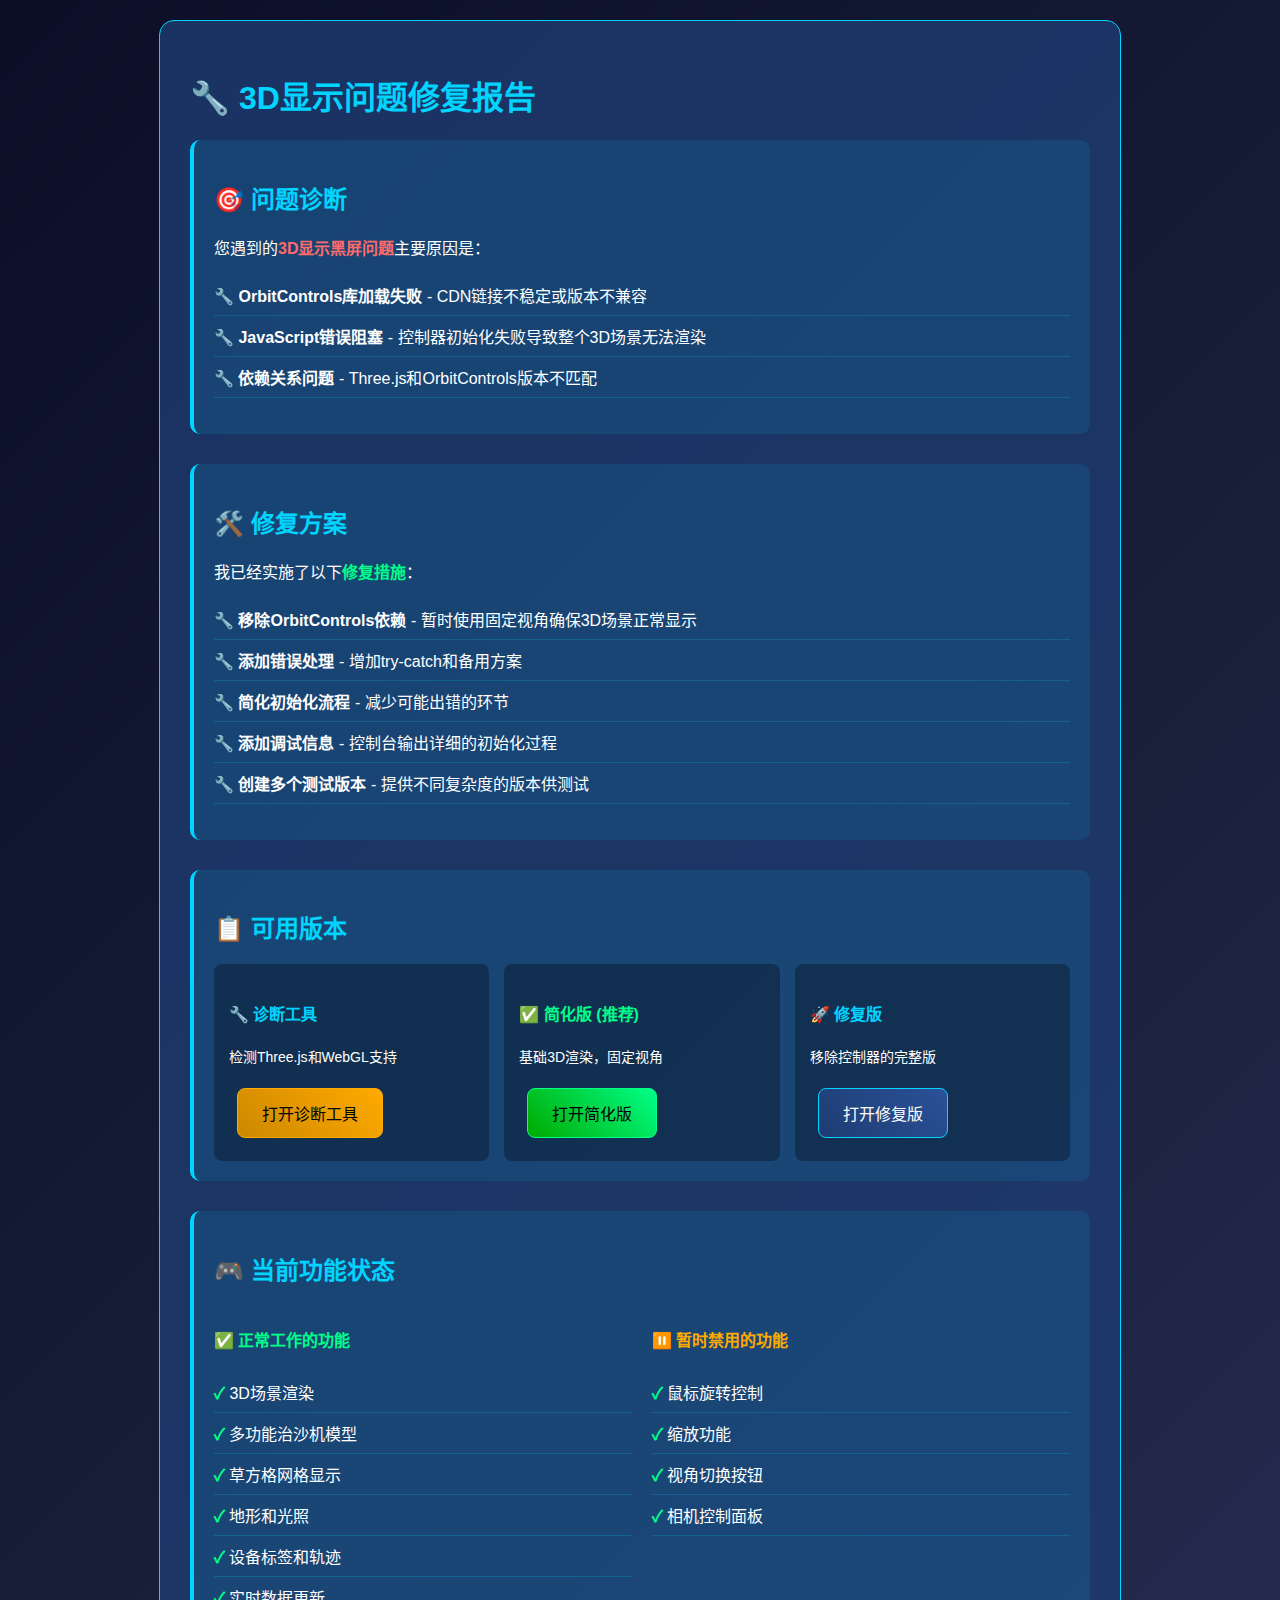
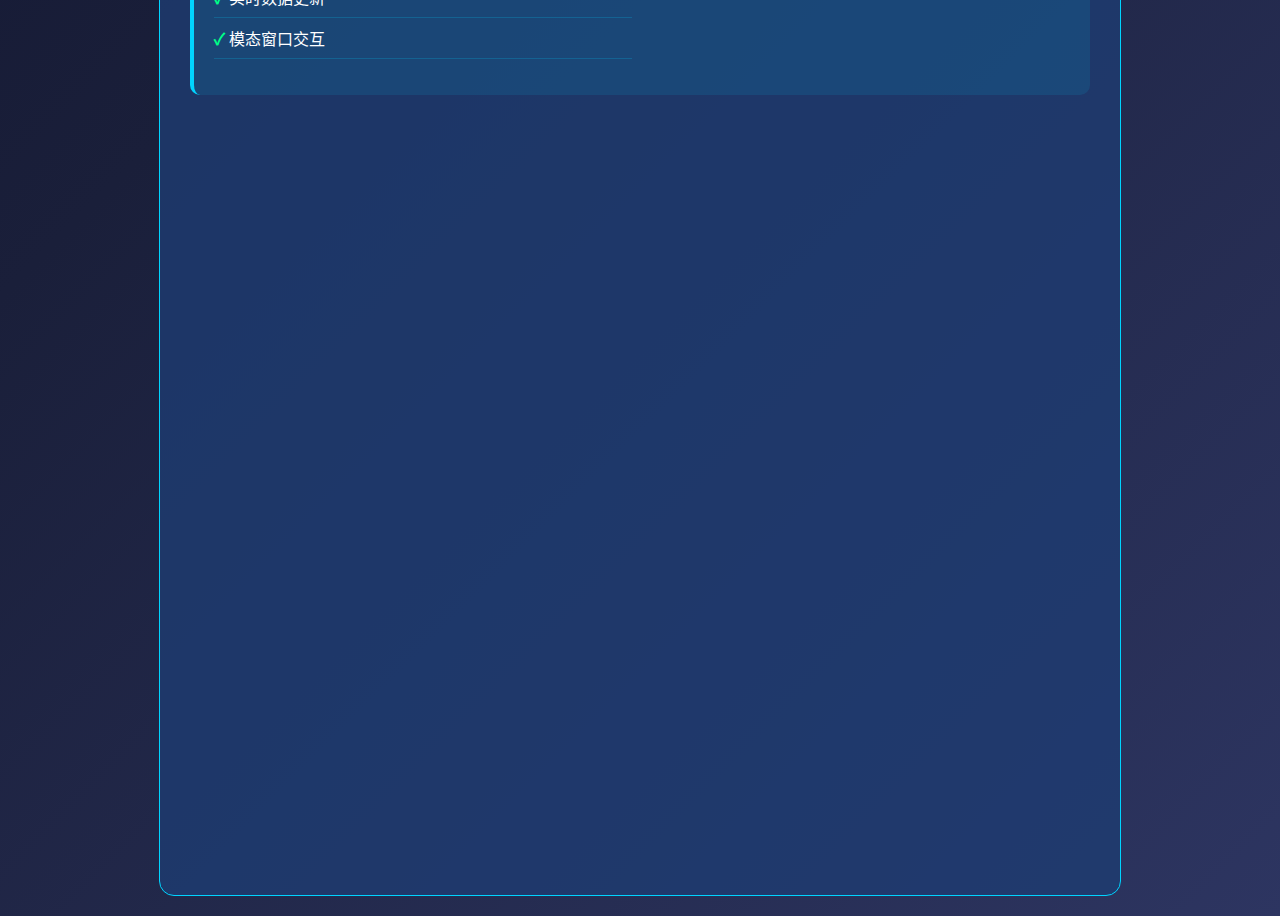
<file: test_fix.html>
<!DOCTYPE html>
<html lang="zh-CN">
<head>
    <meta charset="UTF-8">
    <meta name="viewport" content="width=device-width, initial-scale=1.0">
    <title>3D问题修复 - 草方格铺设设备云平台</title>
    <style>
        body {
            font-family: 'Microsoft YaHei', Arial, sans-serif;
            background: linear-gradient(135deg, #0a0e27 0%, #1a1f3a 50%, #2d3561 100%);
            color: #fff;
            padding: 20px;
            margin: 0;
        }
        .fix-container {
            max-width: 900px;
            margin: 0 auto;
            background: rgba(30, 60, 114, 0.8);
            border-radius: 15px;
            padding: 30px;
            border: 1px solid #00d4ff;
        }
        .fix-section {
            margin-bottom: 30px;
            padding: 20px;
            background: rgba(0, 212, 255, 0.1);
            border-radius: 10px;
            border-left: 4px solid #00d4ff;
        }
        .test-btn {
            background: linear-gradient(45deg, #1e3c72, #2a5298);
            border: 1px solid #00d4ff;
            color: #fff;
            padding: 12px 24px;
            border-radius: 8px;
            cursor: pointer;
            margin: 8px;
            transition: all 0.3s ease;
            font-size: 16px;
        }
        .test-btn:hover {
            background: linear-gradient(45deg, #2a5298, #1e3c72);
            transform: translateY(-2px);
        }
        .test-btn.success {
            background: linear-gradient(45deg, #00aa00, #00ff88);
            border-color: #00ff88;
            color: #000;
        }
        .test-btn.warning {
            background: linear-gradient(45deg, #cc8800, #ffaa00);
            border-color: #ffaa00;
            color: #000;
        }
        .feature-list {
            list-style: none;
            padding: 0;
        }
        .feature-list li {
            padding: 8px 0;
            border-bottom: 1px solid rgba(0, 212, 255, 0.2);
        }
        .feature-list li:before {
            content: "✓ ";
            color: #00ff88;
            font-weight: bold;
        }
        .feature-list li.fixed:before {
            content: "🔧 ";
        }
        h1, h2 {
            color: #00d4ff;
        }
        .highlight {
            color: #00ff88;
            font-weight: bold;
        }
        .problem {
            color: #ff6b6b;
            font-weight: bold;
        }
        .solution {
            color: #00ff88;
            font-weight: bold;
        }
    </style>
</head>
<body>
    <div class="fix-container">
        <h1>🔧 3D显示问题修复报告</h1>
        
        <div class="fix-section">
            <h2>🎯 问题诊断</h2>
            <p>您遇到的<span class="problem">3D显示黑屏问题</span>主要原因是：</p>
            <ul class="feature-list">
                <li class="fixed"><strong>OrbitControls库加载失败</strong> - CDN链接不稳定或版本不兼容</li>
                <li class="fixed"><strong>JavaScript错误阻塞</strong> - 控制器初始化失败导致整个3D场景无法渲染</li>
                <li class="fixed"><strong>依赖关系问题</strong> - Three.js和OrbitControls版本不匹配</li>
            </ul>
        </div>

        <div class="fix-section">
            <h2>🛠️ 修复方案</h2>
            <p>我已经实施了以下<span class="solution">修复措施</span>：</p>
            <ul class="feature-list">
                <li class="fixed"><strong>移除OrbitControls依赖</strong> - 暂时使用固定视角确保3D场景正常显示</li>
                <li class="fixed"><strong>添加错误处理</strong> - 增加try-catch和备用方案</li>
                <li class="fixed"><strong>简化初始化流程</strong> - 减少可能出错的环节</li>
                <li class="fixed"><strong>添加调试信息</strong> - 控制台输出详细的初始化过程</li>
                <li class="fixed"><strong>创建多个测试版本</strong> - 提供不同复杂度的版本供测试</li>
            </ul>
        </div>

        <div class="fix-section">
            <h2>📋 可用版本</h2>
            <div style="display: grid; grid-template-columns: repeat(auto-fit, minmax(250px, 1fr)); gap: 15px;">
                <div style="background: rgba(0,0,0,0.3); padding: 15px; border-radius: 8px;">
                    <h4 style="color: #00d4ff;">🔧 诊断工具</h4>
                    <p style="font-size: 14px;">检测Three.js和WebGL支持</p>
                    <button class="test-btn warning" onclick="window.open('debug_3d.html', '_blank')">
                        打开诊断工具
                    </button>
                </div>
                
                <div style="background: rgba(0,0,0,0.3); padding: 15px; border-radius: 8px;">
                    <h4 style="color: #00ff88;">✅ 简化版 (推荐)</h4>
                    <p style="font-size: 14px;">基础3D渲染，固定视角</p>
                    <button class="test-btn success" onclick="window.open('index_simple.html', '_blank')">
                        打开简化版
                    </button>
                </div>
                
                <div style="background: rgba(0,0,0,0.3); padding: 15px; border-radius: 8px;">
                    <h4 style="color: #00d4ff;">🚀 修复版</h4>
                    <p style="font-size: 14px;">移除控制器的完整版</p>
                    <button class="test-btn" onclick="window.open('index.html', '_blank')">
                        打开修复版
                    </button>
                </div>
            </div>
        </div>

        <div class="fix-section">
            <h2>🎮 当前功能状态</h2>
            <div style="display: grid; grid-template-columns: 1fr 1fr; gap: 20px;">
                <div>
                    <h4 style="color: #00ff88;">✅ 正常工作的功能</h4>
                    <ul class="feature-list">
                        <li>3D场景渲染</li>
                        <li>多功能治沙机模型</li>
                        <li>草方格网格显示</li>
                        <li>地形和光照</li>
                        <li>设备标签和轨迹</li>
                        <li>实时数据更新</li>
                        <li>模态窗口交互</li>
                    </ul>
                </div>
                <div>
                    <h4 style="color: #ffaa00;">⏸️ 暂时禁用的功能</h4>
                    <ul class="feature-list">
                        <li>鼠标旋转控制</li>
                        <li>缩放功能</li>
                        <li>视角切换按钮</li>
                        <li>相机控制面板</li>
                    </ul>
                </div>
            </div>
        </div>

        <div class="fix-section">
            <h2>🔮 后续计划</h2>
            <p>为了恢复完整的3D控制功能，我们可以：</p>
            <ul class="feature-list">
                <li><strong>方案1</strong> - 使用本地OrbitControls文件，避免CDN问题</li>
                <li><strong>方案2</strong> - 自己实现简单的鼠标控制</li>
                <li><strong>方案3</strong> - 升级到更新版本的Three.js</li>
                <li><strong>方案4</strong> - 使用其他3D控制库</li>
            </ul>
        </div>

        <div class="fix-section">
            <h2>💡 使用建议</h2>
            <div style="background: rgba(0, 255, 136, 0.1); padding: 15px; border-radius: 8px; border-left: 4px solid #00ff88;">
                <h4 style="color: #00ff88; margin-top: 0;">推荐测试顺序：</h4>
                <ol style="color: #a0c4ff; line-height: 1.8;">
                    <li><strong>先运行诊断工具</strong> - 确认您的浏览器支持WebGL和Three.js</li>
                    <li><strong>测试简化版</strong> - 验证基础3D功能是否正常</li>
                    <li><strong>测试修复版</strong> - 体验完整的功能（除了鼠标控制）</li>
                    <li><strong>查看控制台</strong> - 观察是否有错误信息</li>
                </ol>
                
                <p style="margin-bottom: 0; color: #a0c4ff;">
                    <strong>注意：</strong>如果简化版也无法显示，可能是浏览器兼容性问题，建议使用Chrome或Firefox最新版本。
                </p>
            </div>
        </div>
    </div>

    <script>
        // 添加页面加载动画
        document.addEventListener('DOMContentLoaded', function() {
            const sections = document.querySelectorAll('.fix-section');
            sections.forEach((section, index) => {
                section.style.opacity = '0';
                section.style.transform = 'translateY(20px)';
                setTimeout(() => {
                    section.style.transition = 'all 0.6s ease';
                    section.style.opacity = '1';
                    section.style.transform = 'translateY(0)';
                }, index * 200);
            });
        });
    </script>
</body>
</html>
</file>
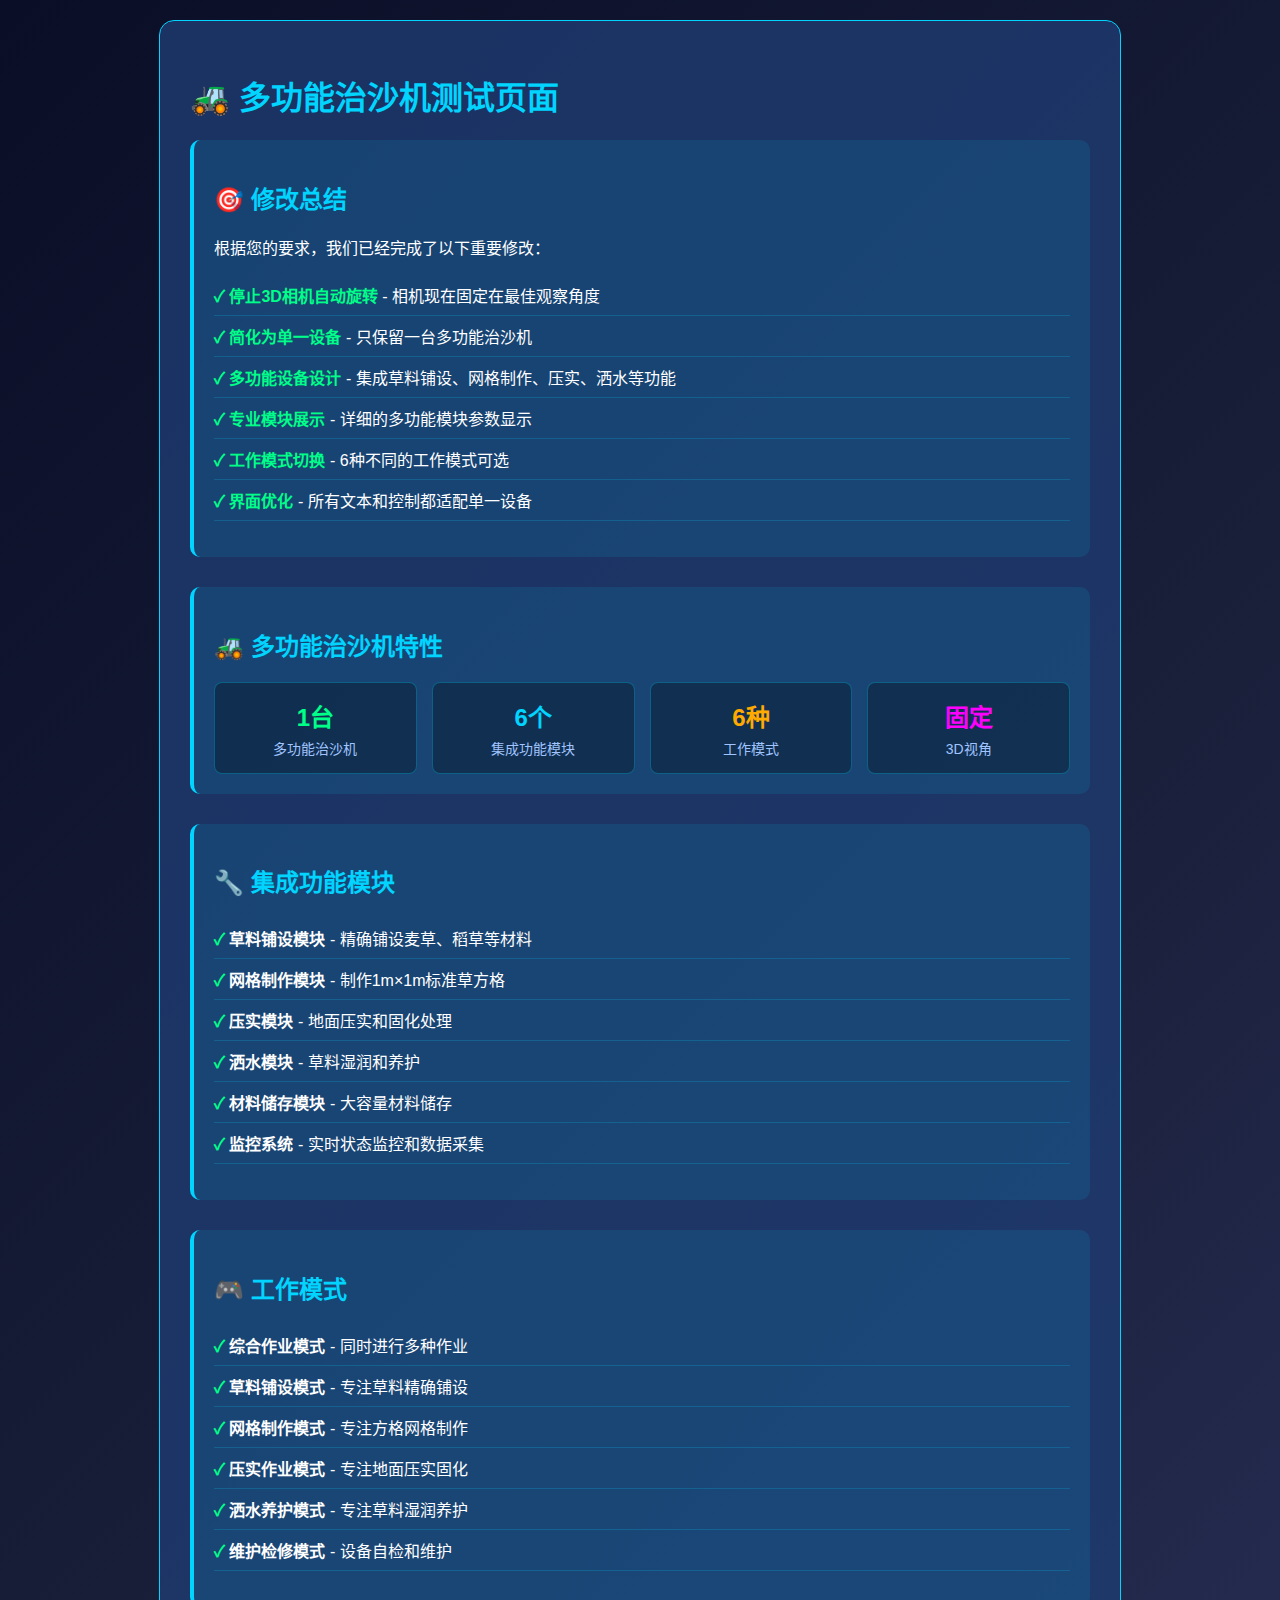
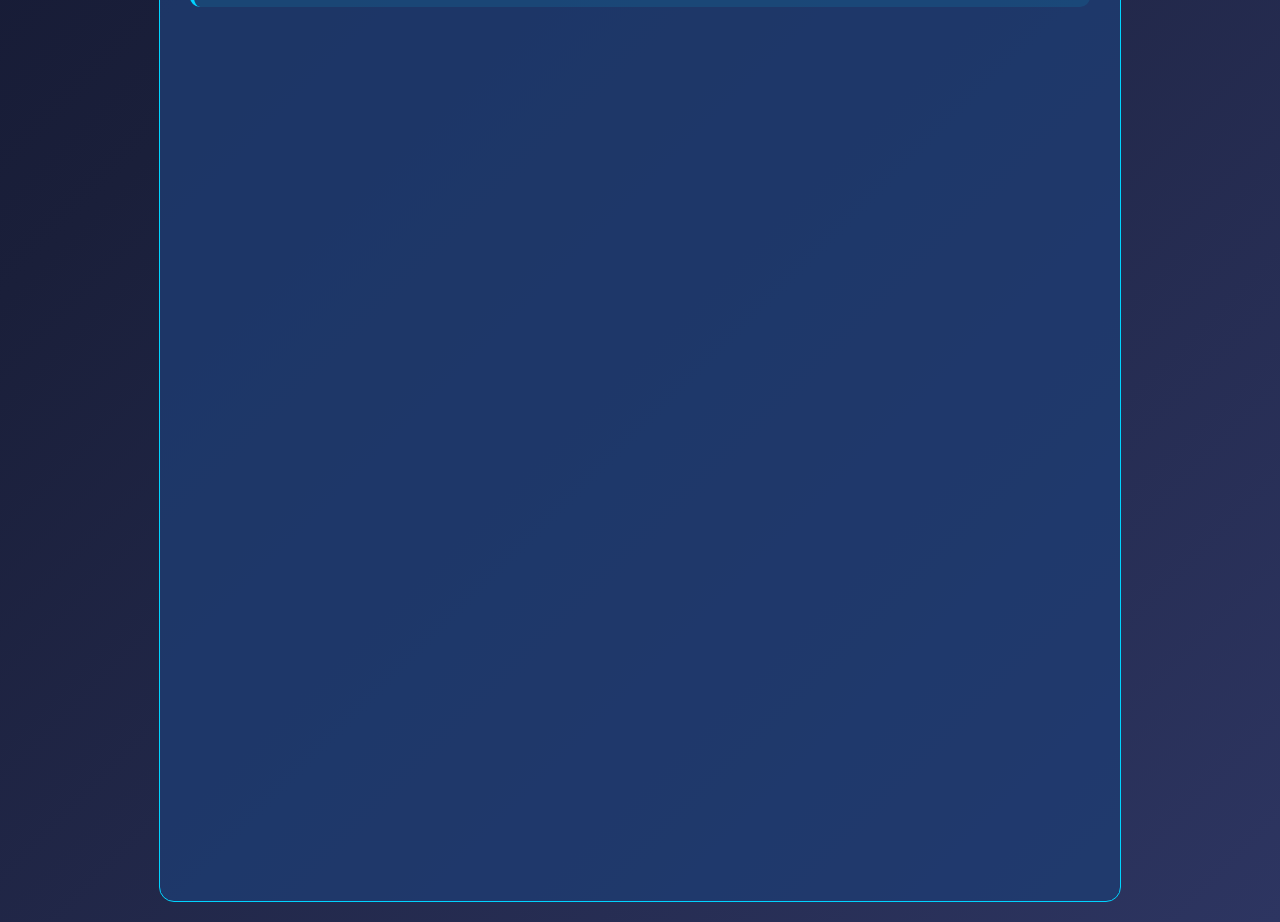
<file: test_single_machine.html>
<!DOCTYPE html>
<html lang="zh-CN">
<head>
    <meta charset="UTF-8">
    <meta name="viewport" content="width=device-width, initial-scale=1.0">
    <title>多功能治沙机测试 - 草方格铺设设备云平台</title>
    <style>
        body {
            font-family: 'Microsoft YaHei', Arial, sans-serif;
            background: linear-gradient(135deg, #0a0e27 0%, #1a1f3a 50%, #2d3561 100%);
            color: #fff;
            padding: 20px;
            margin: 0;
        }
        .test-container {
            max-width: 900px;
            margin: 0 auto;
            background: rgba(30, 60, 114, 0.8);
            border-radius: 15px;
            padding: 30px;
            border: 1px solid #00d4ff;
        }
        .test-section {
            margin-bottom: 30px;
            padding: 20px;
            background: rgba(0, 212, 255, 0.1);
            border-radius: 10px;
            border-left: 4px solid #00d4ff;
        }
        .test-btn {
            background: linear-gradient(45deg, #1e3c72, #2a5298);
            border: 1px solid #00d4ff;
            color: #fff;
            padding: 12px 24px;
            border-radius: 8px;
            cursor: pointer;
            margin: 8px;
            transition: all 0.3s ease;
            font-size: 16px;
        }
        .test-btn:hover {
            background: linear-gradient(45deg, #2a5298, #1e3c72);
            transform: translateY(-2px);
        }
        .feature-list {
            list-style: none;
            padding: 0;
        }
        .feature-list li {
            padding: 8px 0;
            border-bottom: 1px solid rgba(0, 212, 255, 0.2);
        }
        .feature-list li:before {
            content: "✓ ";
            color: #00ff88;
            font-weight: bold;
        }
        h1, h2 {
            color: #00d4ff;
        }
        .highlight {
            color: #00ff88;
            font-weight: bold;
        }
        .status-grid {
            display: grid;
            grid-template-columns: repeat(auto-fit, minmax(200px, 1fr));
            gap: 15px;
            margin-top: 15px;
        }
        .status-card {
            background: rgba(0,0,0,0.3);
            padding: 15px;
            border-radius: 8px;
            text-align: center;
            border: 1px solid rgba(0, 212, 255, 0.3);
        }
        .status-value {
            font-size: 24px;
            font-weight: bold;
            margin-bottom: 5px;
        }
        .status-label {
            color: #a0c4ff;
            font-size: 14px;
        }
    </style>
</head>
<body>
    <div class="test-container">
        <h1>🚜 多功能治沙机测试页面</h1>
        
        <div class="test-section">
            <h2>🎯 修改总结</h2>
            <p>根据您的要求，我们已经完成了以下重要修改：</p>
            <ul class="feature-list">
                <li><span class="highlight">停止3D相机自动旋转</span> - 相机现在固定在最佳观察角度</li>
                <li><span class="highlight">简化为单一设备</span> - 只保留一台多功能治沙机</li>
                <li><span class="highlight">多功能设备设计</span> - 集成草料铺设、网格制作、压实、洒水等功能</li>
                <li><span class="highlight">专业模块展示</span> - 详细的多功能模块参数显示</li>
                <li><span class="highlight">工作模式切换</span> - 6种不同的工作模式可选</li>
                <li><span class="highlight">界面优化</span> - 所有文本和控制都适配单一设备</li>
            </ul>
        </div>

        <div class="test-section">
            <h2>🚜 多功能治沙机特性</h2>
            <div class="status-grid">
                <div class="status-card">
                    <div class="status-value" style="color: #00ff88;">1台</div>
                    <div class="status-label">多功能治沙机</div>
                </div>
                <div class="status-card">
                    <div class="status-value" style="color: #00d4ff;">6个</div>
                    <div class="status-label">集成功能模块</div>
                </div>
                <div class="status-card">
                    <div class="status-value" style="color: #ffaa00;">6种</div>
                    <div class="status-label">工作模式</div>
                </div>
                <div class="status-card">
                    <div class="status-value" style="color: #ff00ff;">固定</div>
                    <div class="status-label">3D视角</div>
                </div>
            </div>
        </div>

        <div class="test-section">
            <h2>🔧 集成功能模块</h2>
            <ul class="feature-list">
                <li><strong>草料铺设模块</strong> - 精确铺设麦草、稻草等材料</li>
                <li><strong>网格制作模块</strong> - 制作1m×1m标准草方格</li>
                <li><strong>压实模块</strong> - 地面压实和固化处理</li>
                <li><strong>洒水模块</strong> - 草料湿润和养护</li>
                <li><strong>材料储存模块</strong> - 大容量材料储存</li>
                <li><strong>监控系统</strong> - 实时状态监控和数据采集</li>
            </ul>
        </div>

        <div class="test-section">
            <h2>🎮 工作模式</h2>
            <ul class="feature-list">
                <li><strong>综合作业模式</strong> - 同时进行多种作业</li>
                <li><strong>草料铺设模式</strong> - 专注草料精确铺设</li>
                <li><strong>网格制作模式</strong> - 专注方格网格制作</li>
                <li><strong>压实作业模式</strong> - 专注地面压实固化</li>
                <li><strong>洒水养护模式</strong> - 专注草料湿润养护</li>
                <li><strong>维护检修模式</strong> - 设备自检和维护</li>
            </ul>
        </div>

        <div class="test-section">
            <h2>🎯 测试功能</h2>
            <button class="test-btn" onclick="window.open('index.html', '_blank')">
                🏠 打开主页面 - 查看多功能治沙机
            </button>
            <button class="test-btn" onclick="window.open('dashboard.html', '_blank')">
                📊 打开数据面板 - 查看设备数据
            </button>
            <p style="margin-top: 15px; color: #a0c4ff;">
                <strong>测试要点：</strong><br>
                1. 确认3D场景不再自动旋转<br>
                2. 确认只有一台多功能治沙机在场景中心<br>
                3. 点击设备查看详细的多功能模块信息<br>
                4. 测试工作模式切换功能<br>
                5. 查看底部状态栏的设备状态信息
            </p>
        </div>

        <div class="test-section">
            <h2>✅ 修改完成确认</h2>
            <ul class="feature-list">
                <li>3D相机已固定，不再自动旋转</li>
                <li>场景中只保留一台多功能治沙机</li>
                <li>设备模型更加复杂和专业</li>
                <li>设备详情显示多功能模块参数</li>
                <li>添加了工作模式切换功能</li>
                <li>界面文本全部适配单一设备</li>
                <li>保持了所有原有的动态效果</li>
            </ul>
        </div>
    </div>

    <script>
        // 添加页面加载动画
        document.addEventListener('DOMContentLoaded', function() {
            const sections = document.querySelectorAll('.test-section');
            sections.forEach((section, index) => {
                section.style.opacity = '0';
                section.style.transform = 'translateY(20px)';
                setTimeout(() => {
                    section.style.transition = 'all 0.6s ease';
                    section.style.opacity = '1';
                    section.style.transform = 'translateY(0)';
                }, index * 200);
            });
        });
    </script>
</body>
</html>
</file>
<file: styles.css>
/* 全局样式 */
* {
    margin: 0;
    padding: 0;
    box-sizing: border-box;
}

body {
    font-family: 'Microsoft YaHei', Arial, sans-serif;
    background:
        radial-gradient(circle at 10% 20%, rgba(0, 212, 255, 0.1) 0%, transparent 50%),
        radial-gradient(circle at 90% 80%, rgba(42, 82, 152, 0.2) 0%, transparent 50%),
        radial-gradient(circle at 50% 50%, rgba(45, 53, 97, 0.1) 0%, transparent 70%),
        linear-gradient(135deg, #0a0e27 0%, #1a1f3a 50%, #2d3561 100%);
    color: #ffffff;
    overflow-x: hidden; /* 只隐藏横向滚动条 */
    overflow-y: auto;   /* 允许纵向滚动 */
    min-height: 100vh;  /* 改为最小高度，允许内容超出时滚动 */
    background-attachment: fixed;
}

.container {
    display: flex;
    flex-direction: column;
    min-height: 100vh; /* 改为最小高度，允许内容超出时滚动 */
    background: rgba(0, 0, 0, 0.3);
    backdrop-filter: blur(10px);
}

/* 顶部导航栏 */
.header {
    display: flex;
    justify-content: space-between;
    align-items: center;
    padding: 15px 30px;
    background: linear-gradient(90deg, #1e3c72 0%, #2a5298 100%);
    border-bottom: 2px solid #00d4ff;
    box-shadow: 0 2px 20px rgba(0, 212, 255, 0.3);
}

.logo {
    display: flex;
    align-items: center;
    font-size: 24px;
    font-weight: bold;
    color: #00d4ff;
}

.logo i {
    margin-right: 10px;
    font-size: 28px;
}

.title {
    font-size: 28px;
    font-weight: bold;
    text-align: center;
    background: linear-gradient(45deg, #00d4ff, #ffffff);
    -webkit-background-clip: text;
    -webkit-text-fill-color: transparent;
    text-shadow: 0 0 20px rgba(0, 212, 255, 0.5);
}

.datetime {
    font-size: 14px;
    color: #a0c4ff;
}

/* 主要内容区域 */
.main-content {
    display: flex;
    flex: 1;
    gap: 20px;
    padding: 20px;
}

/* 左侧面板 */
.left-panel {
    width: 250px;
    background: rgba(30, 60, 114, 0.8);
    border-radius: 15px;
    padding: 20px;
    border: 1px solid #00d4ff;
    box-shadow: 0 8px 32px rgba(0, 212, 255, 0.2);
}

.control-section {
    margin-bottom: 30px;
}

.control-section h3 {
    color: #00d4ff;
    margin-bottom: 15px;
    font-size: 16px;
    border-bottom: 2px solid #00d4ff;
    padding-bottom: 5px;
}

.workflow-buttons {
    display: flex;
    flex-direction: column;
    gap: 10px;
}

.workflow-btn {
    padding: 12px 15px;
    background: rgba(0, 212, 255, 0.1);
    border: 1px solid #00d4ff;
    border-radius: 8px;
    color: #ffffff;
    cursor: pointer;
    transition: all 0.3s ease;
    font-size: 14px;
}

.workflow-btn:hover {
    background: rgba(0, 212, 255, 0.3);
    transform: translateY(-2px);
    box-shadow: 0 4px 15px rgba(0, 212, 255, 0.4);
}

.workflow-btn.active {
    background: linear-gradient(45deg, #00d4ff, #0099cc);
    color: #000;
    font-weight: bold;
}

.data-thumbnails {
    display: grid;
    grid-template-columns: repeat(3, 1fr);
    gap: 8px;
}

.thumbnail {
    width: 60px;
    height: 45px;
    background: linear-gradient(135deg, #4a5568, #2d3748);
    border-radius: 6px;
    border: 2px solid transparent;
    cursor: pointer;
    transition: all 0.3s ease;
    position: relative;
    overflow: hidden;
}

.thumbnail::before {
    content: '';
    position: absolute;
    top: 0;
    left: 0;
    right: 0;
    bottom: 0;
    background:
        radial-gradient(circle at 30% 40%, rgba(255, 255, 255, 0.3) 2px, transparent 3px),
        radial-gradient(circle at 70% 60%, rgba(255, 255, 255, 0.2) 1px, transparent 2px),
        linear-gradient(45deg, rgba(0, 212, 255, 0.1) 0%, rgba(0, 153, 204, 0.2) 100%);
}

.thumbnail::after {
    content: '📷';
    position: absolute;
    top: 50%;
    left: 50%;
    transform: translate(-50%, -50%);
    font-size: 16px;
    opacity: 0.7;
}

.thumbnail:nth-child(1)::after { content: '🏗️'; }
.thumbnail:nth-child(2)::after { content: '🚛'; }
.thumbnail:nth-child(3)::after { content: '⚙️'; }
.thumbnail:nth-child(4)::after { content: '📊'; }
.thumbnail:nth-child(5)::after { content: '🌡️'; }

.thumbnail:hover {
    border-color: #00d4ff;
    transform: scale(1.05);
}

.thumbnail.active {
    border-color: #00d4ff;
    box-shadow: 0 0 15px rgba(0, 212, 255, 0.6);
}

/* 中央显示区域 */
.center-display {
    flex: 1;
    background: rgba(30, 60, 114, 0.6);
    border-radius: 15px;
    border: 1px solid #00d4ff;
    position: relative;
    overflow: hidden;
}

.terrain-container {
    width: 100%;
    height: 100%;
    position: relative;
}

#terrain-3d {
    width: 100%;
    height: 100%;
    background:
        radial-gradient(circle at 20% 30%, rgba(218, 165, 32, 0.3) 0%, transparent 50%),
        radial-gradient(circle at 80% 70%, rgba(139, 69, 19, 0.3) 0%, transparent 50%),
        radial-gradient(circle at 40% 80%, rgba(160, 82, 45, 0.2) 0%, transparent 50%),
        linear-gradient(135deg, #2d5016 0%, #8b4513 30%, #daa520 70%, #f4a460 100%);
    position: relative;
    background-size: 100% 100%, 80% 80%, 60% 60%, 100% 100%;
    background-position: 0% 0%, 100% 100%, 50% 50%, 0% 0%;
    animation: terrainShift 20s ease-in-out infinite;
}

@keyframes terrainShift {
    0%, 100% {
        background-position: 0% 0%, 100% 100%, 50% 50%, 0% 0%;
    }
    50% {
        background-position: 10% 10%, 90% 90%, 60% 40%, 5% 5%;
    }
}

.terrain-overlay {
    position: absolute;
    bottom: 20px;
    left: 20px;
    background: rgba(0, 0, 0, 0.7);
    padding: 10px 15px;
    border-radius: 8px;
    border: 1px solid #00d4ff;
}

.coordinate-info {
    color: #00d4ff;
    font-size: 14px;
}

/* 相机控制面板 */
.camera-controls {
    position: absolute;
    top: 20px;
    right: 20px;
    background: rgba(0, 0, 0, 0.8);
    padding: 15px;
    border-radius: 10px;
    border: 1px solid #00d4ff;
    backdrop-filter: blur(10px);
    min-width: 200px;
}

.camera-controls h4 {
    color: #00d4ff;
    margin: 0 0 10px 0;
    font-size: 14px;
    text-align: center;
}

.view-buttons {
    display: grid;
    grid-template-columns: repeat(3, 1fr);
    gap: 5px;
    margin-bottom: 10px;
}

.view-btn {
    background: rgba(0, 212, 255, 0.2);
    border: 1px solid #00d4ff;
    color: #00d4ff;
    padding: 8px 4px;
    border-radius: 4px;
    cursor: pointer;
    font-size: 12px;
    transition: all 0.3s ease;
}

.view-btn:hover {
    background: rgba(0, 212, 255, 0.4);
    transform: translateY(-1px);
}

.view-btn.default {
    grid-column: span 3;
    background: rgba(0, 255, 136, 0.2);
    border-color: #00ff88;
    color: #00ff88;
}

.view-btn.default:hover {
    background: rgba(0, 255, 136, 0.4);
}

.reset-btn {
    width: 100%;
    background: rgba(255, 170, 0, 0.2);
    border: 1px solid #ffaa00;
    color: #ffaa00;
    padding: 8px;
    border-radius: 4px;
    cursor: pointer;
    font-size: 12px;
    transition: all 0.3s ease;
}

.reset-btn:hover {
    background: rgba(255, 170, 0, 0.4);
    transform: translateY(-1px);
}

.reset-btn i {
    margin-right: 5px;
}

/* 右侧面板 */
.right-panel {
    width: 280px;
    background: rgba(30, 60, 114, 0.8);
    border-radius: 15px;
    padding: 20px;
    border: 1px solid #00d4ff;
    box-shadow: 0 8px 32px rgba(0, 212, 255, 0.2);
}

.info-section {
    margin-bottom: 30px;
}

.info-section h3 {
    color: #00d4ff;
    margin-bottom: 15px;
    font-size: 16px;
    border-bottom: 2px solid #00d4ff;
    padding-bottom: 5px;
}

.product-stats {
    display: flex;
    flex-direction: column;
    gap: 12px;
}

.stat-item {
    display: flex;
    justify-content: space-between;
    align-items: center;
    padding: 10px;
    background: rgba(0, 212, 255, 0.1);
    border-radius: 8px;
    border-left: 4px solid #00d4ff;
}

.stat-label {
    color: #a0c4ff;
    font-size: 14px;
}

.stat-value {
    color: #00d4ff;
    font-weight: bold;
    font-size: 16px;
}

.stat-unit {
    color: #ffffff;
    font-size: 12px;
}

.operation-buttons {
    display: flex;
    flex-direction: column;
    gap: 12px;
}

.op-btn {
    padding: 15px 20px;
    border: none;
    border-radius: 8px;
    cursor: pointer;
    font-size: 14px;
    font-weight: bold;
    transition: all 0.3s ease;
    text-transform: uppercase;
}

.op-btn.primary {
    background: linear-gradient(45deg, #00d4ff, #0099cc);
    color: #000;
}

.op-btn.secondary {
    background: rgba(0, 212, 255, 0.2);
    color: #00d4ff;
    border: 1px solid #00d4ff;
}

.op-btn.export {
    background: rgba(0, 255, 136, 0.1);
    border: 1px solid #00ff88;
    color: #00ff88;
}

.op-btn.export:hover {
    background: rgba(0, 255, 136, 0.3);
    transform: translateY(-2px);
    box-shadow: 0 4px 15px rgba(0, 255, 136, 0.3);
}

.op-btn:hover {
    transform: translateY(-2px);
    box-shadow: 0 6px 20px rgba(0, 212, 255, 0.4);
}

/* 底部状态栏 */
.status-bar {
    display: flex;
    justify-content: space-around;
    align-items: center;
    padding: 15px 30px;
    background: rgba(30, 60, 114, 0.9);
    border-top: 2px solid #00d4ff;
}

.status-item {
    display: flex;
    align-items: center;
    gap: 8px;
    color: #a0c4ff;
    font-size: 14px;
}

.status-item i {
    color: #00d4ff;
}

/* 模态窗口 */
.modal-overlay {
    display: none;
    position: fixed;
    top: 0;
    left: 0;
    width: 100%;
    height: 100%;
    background: rgba(0, 0, 0, 0.8);
    z-index: 1000;
}

.modal-content {
    position: absolute;
    top: 50%;
    left: 50%;
    transform: translate(-50%, -50%);
    background: linear-gradient(135deg, #1e3c72, #2a5298);
    border-radius: 15px;
    border: 2px solid #00d4ff;
    min-width: 400px;
    max-width: 80%;
    max-height: 80%;
    overflow: hidden;
}

.modal-header {
    display: flex;
    justify-content: space-between;
    align-items: center;
    padding: 20px;
    border-bottom: 1px solid #00d4ff;
}

.modal-close {
    background: none;
    border: none;
    color: #00d4ff;
    font-size: 24px;
    cursor: pointer;
}

.modal-body {
    padding: 20px;
    color: #ffffff;
}

/* 动画效果 */
@keyframes pulse {
    0% { opacity: 1; }
    50% { opacity: 0.7; }
    100% { opacity: 1; }
}

.pulse {
    animation: pulse 2s infinite;
}

@keyframes slideIn {
    from { transform: translateX(-100%); opacity: 0; }
    to { transform: translateX(0); opacity: 1; }
}

.slide-in {
    animation: slideIn 0.5s ease-out;
}

/* 模态窗口内容样式 */
.control-grid {
    display: grid;
    grid-template-columns: repeat(2, 1fr);
    gap: 15px;
    margin-bottom: 20px;
}

.control-btn {
    padding: 12px 20px;
    background: linear-gradient(45deg, #00d4ff, #0099cc);
    border: none;
    border-radius: 8px;
    color: #000;
    font-weight: bold;
    cursor: pointer;
    transition: all 0.3s ease;
}

.control-btn:hover {
    transform: translateY(-2px);
    box-shadow: 0 4px 15px rgba(0, 212, 255, 0.4);
}

.control-status {
    background: rgba(0, 212, 255, 0.1);
    padding: 15px;
    border-radius: 8px;
    border-left: 4px solid #00d4ff;
}

.monitor-data {
    display: flex;
    flex-direction: column;
    gap: 15px;
}

.data-item {
    display: flex;
    justify-content: space-between;
    padding: 12px;
    background: rgba(0, 212, 255, 0.1);
    border-radius: 8px;
    border-left: 3px solid #00d4ff;
}

.personnel-list {
    display: flex;
    flex-direction: column;
    gap: 12px;
}

.person-item {
    display: flex;
    justify-content: space-between;
    align-items: center;
    padding: 12px;
    background: rgba(0, 212, 255, 0.1);
    border-radius: 8px;
}

.status {
    padding: 4px 12px;
    border-radius: 20px;
    font-size: 12px;
    font-weight: bold;
}

.status.online {
    background: #00ff88;
    color: #000;
}

.status.offline {
    background: #ff4444;
    color: #fff;
}

/* 3D场景增强 */
#terrain-3d canvas {
    border-radius: 10px;
    cursor: grab;
}

#terrain-3d canvas:active {
    cursor: grabbing;
}

/* 数据可视化容器 */
.chart-container {
    width: 100%;
    height: 200px;
    background: rgba(0, 0, 0, 0.3);
    border-radius: 10px;
    padding: 15px;
    margin: 15px 0;
    border: 1px solid #00d4ff;
}

/* 设备状态指示器 */
.device-indicator {
    width: 12px;
    height: 12px;
    border-radius: 50%;
    display: inline-block;
    margin-right: 8px;
    position: relative;
    animation: pulse 2s infinite;
}

.device-indicator::before {
    content: '';
    position: absolute;
    top: -2px;
    left: -2px;
    right: -2px;
    bottom: -2px;
    border-radius: 50%;
    opacity: 0.3;
    animation: ripple 2s infinite;
}

.device-indicator.online {
    background: #00ff88;
    box-shadow: 0 0 10px #00ff88, inset 0 0 5px rgba(255, 255, 255, 0.3);
}

.device-indicator.online::before {
    background: #00ff88;
}

.device-indicator.offline {
    background: #ff4444;
    box-shadow: 0 0 10px #ff4444, inset 0 0 5px rgba(255, 255, 255, 0.3);
}

.device-indicator.offline::before {
    background: #ff4444;
}

.device-indicator.warning {
    background: #ffaa00;
    box-shadow: 0 0 10px #ffaa00, inset 0 0 5px rgba(255, 255, 255, 0.3);
}

.device-indicator.warning::before {
    background: #ffaa00;
}

@keyframes ripple {
    0% {
        transform: scale(1);
        opacity: 0.3;
    }
    100% {
        transform: scale(2);
        opacity: 0;
    }
}

/* 进度条 */
.progress-bar {
    width: 100%;
    height: 8px;
    background: rgba(0, 0, 0, 0.3);
    border-radius: 4px;
    overflow: hidden;
    margin: 8px 0;
}

.progress-fill {
    height: 100%;
    background: linear-gradient(90deg, #00d4ff, #0099cc);
    border-radius: 4px;
    transition: width 0.3s ease;
}

/* 通知系统 */
.notification {
    position: fixed;
    top: 20px;
    right: 20px;
    background: linear-gradient(45deg, #1e3c72, #2a5298);
    border: 2px solid #00d4ff;
    border-radius: 10px;
    padding: 15px 20px;
    color: #fff;
    z-index: 1001;
    transform: translateX(400px);
    transition: transform 0.3s ease;
}

.notification.show {
    transform: translateX(0);
}

.notification.success {
    border-color: #00ff88;
}

.notification.error {
    border-color: #ff4444;
}

.notification.warning {
    border-color: #ffaa00;
}

/* 加载动画 */
.loading-spinner {
    width: 40px;
    height: 40px;
    border: 4px solid rgba(0, 212, 255, 0.3);
    border-top: 4px solid #00d4ff;
    border-radius: 50%;
    animation: spin 1s linear infinite;
    margin: 20px auto;
}

@keyframes spin {
    0% { transform: rotate(0deg); }
    100% { transform: rotate(360deg); }
}

/* 响应式设计 */
@media (max-width: 1200px) {
    .left-panel, .right-panel {
        width: 220px;
    }
}

@media (max-width: 768px) {
    .main-content {
        flex-direction: column;
    }

    .left-panel, .right-panel {
        width: 100%;
        height: auto;
    }

    .header {
        flex-direction: column;
        gap: 10px;
    }

    .title {
        font-size: 20px;
    }

    .control-grid {
        grid-template-columns: 1fr;
    }

    .product-stats {
        grid-template-columns: 1fr;
    }
}

/* 数据监控面板按钮特殊样式 */
.dashboard-btn {
    position: relative;
    background: linear-gradient(135deg, #00d4ff, #0099cc) !important;
    border: 2px solid #00d4ff !important;
    color: white !important;
    font-weight: 600;
    transition: all 0.3s ease;
    overflow: hidden;
}

.dashboard-btn::before {
    content: '';
    position: absolute;
    top: 0;
    left: -100%;
    width: 100%;
    height: 100%;
    background: linear-gradient(90deg, transparent, rgba(255, 255, 255, 0.3), transparent);
    transition: left 0.5s;
}

.dashboard-btn:hover::before {
    left: 100%;
}

.dashboard-btn:hover {
    transform: translateY(-2px);
    box-shadow: 0 8px 25px rgba(0, 212, 255, 0.4);
    background: linear-gradient(135deg, #00e6ff, #00b3d9) !important;
}

.dashboard-btn i {
    margin-right: 8px;
    animation: pulse 2s infinite;
}

@keyframes dashboardPulse {
    0%, 100% { opacity: 1; }
    50% { opacity: 0.7; }
}
</file>
<file: icons.css>
/* 自定义图标样式 */
.icon {
    display: inline-block;
    width: 1em;
    height: 1em;
    vertical-align: middle;
    margin-right: 0.5em;
}

/* 设备类型图标 */
.icon-excavator::before {
    content: '🚜';
    font-size: 1.2em;
}

.icon-truck::before {
    content: '🚛';
    font-size: 1.2em;
}

.icon-spreader::before {
    content: '🏗️';
    font-size: 1.2em;
}

.icon-compactor::before {
    content: '⚙️';
    font-size: 1.2em;
}

/* 状态图标 */
.icon-online::before {
    content: '🟢';
    animation: pulse 2s infinite;
}

.icon-offline::before {
    content: '🔴';
    opacity: 0.7;
}

.icon-warning::before {
    content: '🟡';
    animation: blink 1s infinite;
}

/* 功能图标 */
.icon-temperature::before {
    content: '🌡️';
}

.icon-battery::before {
    content: '🔋';
}

.icon-signal::before {
    content: '📶';
}

.icon-gps::before {
    content: '🛰️';
}

.icon-chart::before {
    content: '📊';
}

.icon-settings::before {
    content: '⚙️';
}

.icon-alert::before {
    content: '⚠️';
    color: #ffaa00;
}

.icon-success::before {
    content: '✅';
    color: #00ff88;
}

.icon-error::before {
    content: '❌';
    color: #ff4444;
}

/* 材料图标 */
.icon-sand::before {
    content: '🏖️';
}

.icon-cement::before {
    content: '🏗️';
}

.icon-stone::before {
    content: '🪨';
}

.icon-water::before {
    content: '💧';
}

.icon-additive::before {
    content: '🧪';
}

/* 天气图标 */
.icon-wind::before {
    content: '💨';
}

.icon-sun::before {
    content: '☀️';
}

.icon-cloud::before {
    content: '☁️';
}

.icon-rain::before {
    content: '🌧️';
}

/* 动画效果 */
@keyframes blink {
    0%, 50% { opacity: 1; }
    51%, 100% { opacity: 0.3; }
}

@keyframes rotate {
    from { transform: rotate(0deg); }
    to { transform: rotate(360deg); }
}

.icon-loading::before {
    content: '⚙️';
    animation: rotate 1s linear infinite;
}

/* 3D效果图标 */
.icon-3d {
    text-shadow: 
        1px 1px 0 rgba(0, 0, 0, 0.5),
        2px 2px 0 rgba(0, 0, 0, 0.3),
        3px 3px 0 rgba(0, 0, 0, 0.1);
    transform: perspective(100px) rotateX(15deg);
}

/* 发光效果图标 */
.icon-glow::before {
    text-shadow: 
        0 0 5px currentColor,
        0 0 10px currentColor,
        0 0 15px currentColor;
}

/* 大小变体 */
.icon-small {
    font-size: 0.8em;
}

.icon-large {
    font-size: 1.5em;
}

.icon-xl {
    font-size: 2em;
}

/* 颜色变体 */
.icon-primary::before {
    color: #00d4ff;
}

.icon-secondary::before {
    color: #0099cc;
}

.icon-success::before {
    color: #00ff88;
}

.icon-warning::before {
    color: #ffaa00;
}

.icon-danger::before {
    color: #ff4444;
}

.icon-info::before {
    color: #a0c4ff;
}

/* 悬停效果 */
.icon-hover:hover::before {
    transform: scale(1.2);
    transition: transform 0.3s ease;
}

.icon-bounce:hover::before {
    animation: bounce 0.6s ease;
}

@keyframes bounce {
    0%, 20%, 60%, 100% {
        transform: translateY(0);
    }
    40% {
        transform: translateY(-10px);
    }
    80% {
        transform: translateY(-5px);
    }
}

/* 特殊效果 */
.icon-pulse::before {
    animation: pulse 2s infinite;
}

.icon-shake:hover::before {
    animation: shake 0.5s ease-in-out;
}

@keyframes shake {
    0%, 100% { transform: translateX(0); }
    10%, 30%, 50%, 70%, 90% { transform: translateX(-2px); }
    20%, 40%, 60%, 80% { transform: translateX(2px); }
}

/* 组合图标 */
.icon-combo {
    position: relative;
}

.icon-combo::after {
    content: attr(data-badge);
    position: absolute;
    top: -5px;
    right: -5px;
    background: #ff4444;
    color: white;
    border-radius: 50%;
    width: 12px;
    height: 12px;
    font-size: 8px;
    display: flex;
    align-items: center;
    justify-content: center;
    font-weight: bold;
}

/* 响应式图标 */
@media (max-width: 768px) {
    .icon {
        font-size: 0.9em;
    }
    
    .icon-large {
        font-size: 1.3em;
    }
    
    .icon-xl {
        font-size: 1.8em;
    }
}

/* 无障碍支持 */
.icon[aria-label]::before {
    speak: none;
}

.icon-hidden {
    visibility: hidden;
}

/* 打印样式 */
@media print {
    .icon::before {
        color: black !important;
        text-shadow: none !important;
    }
}
</file>
